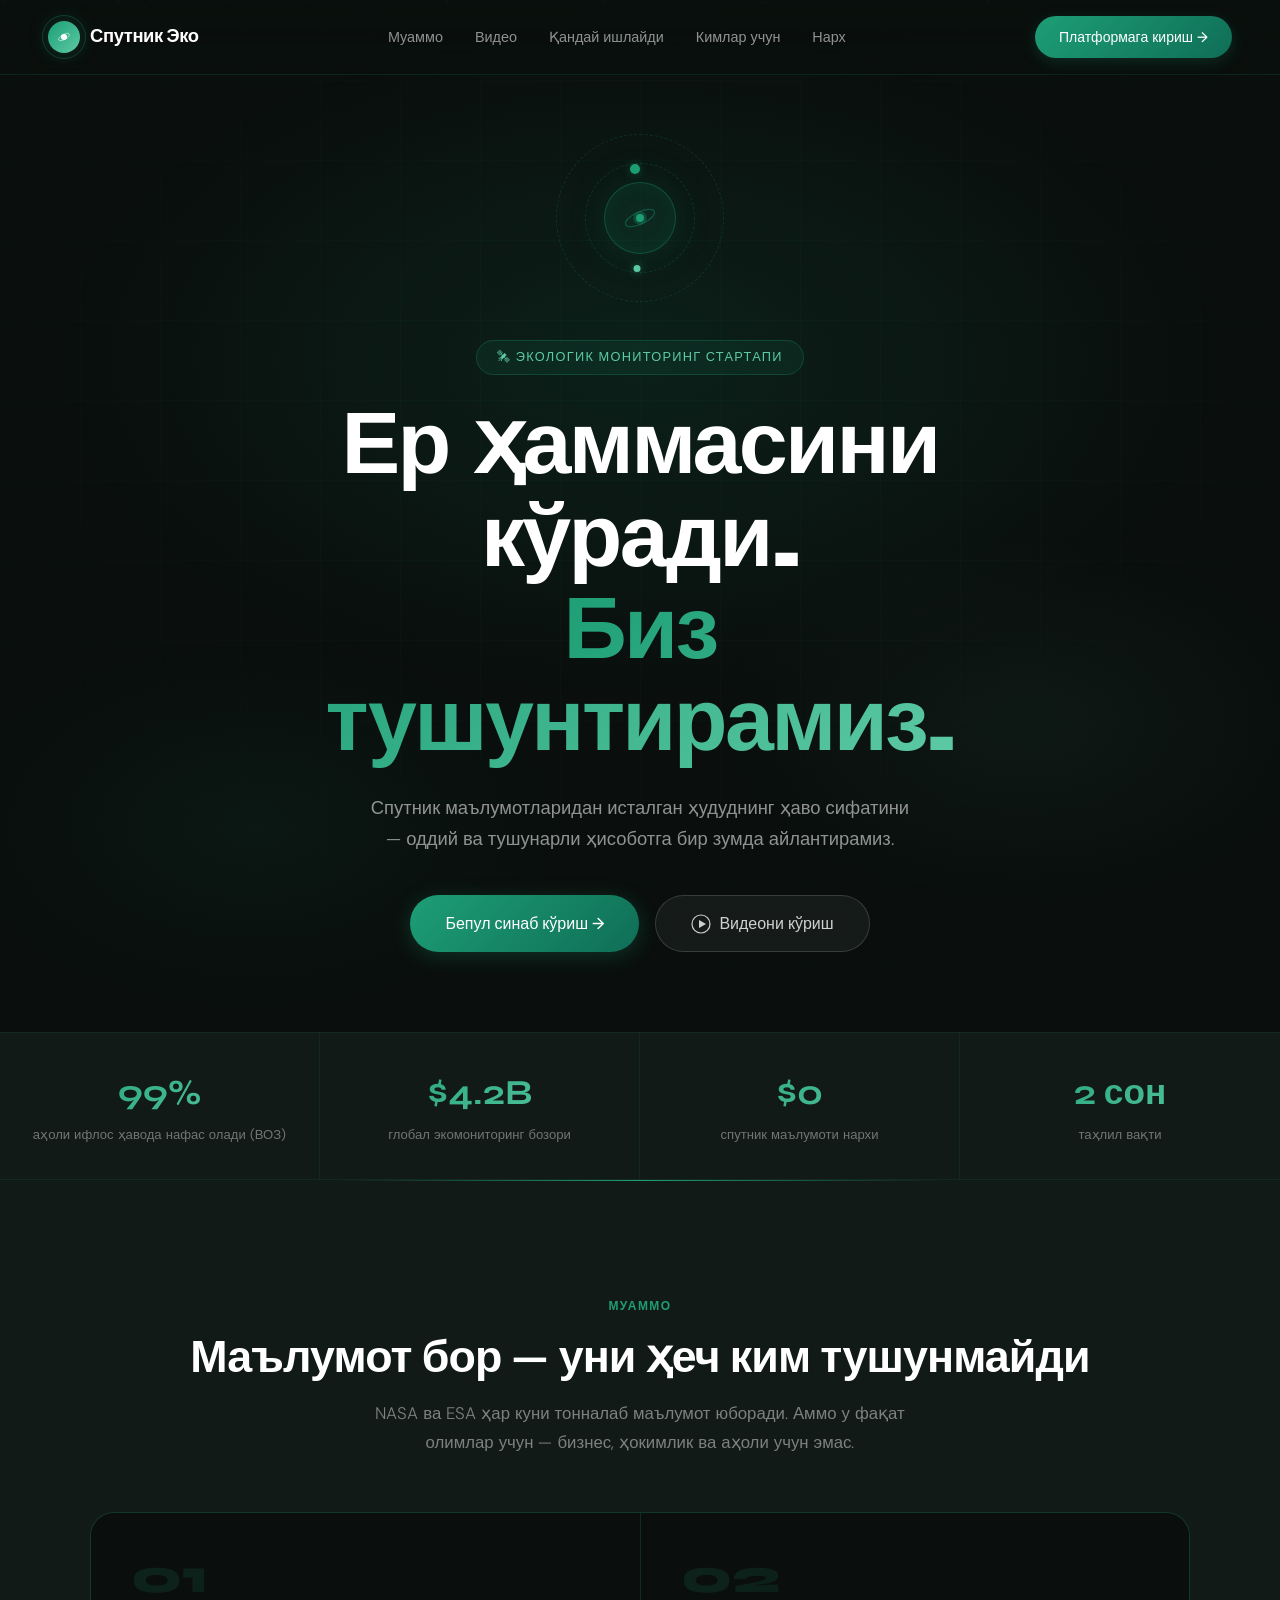
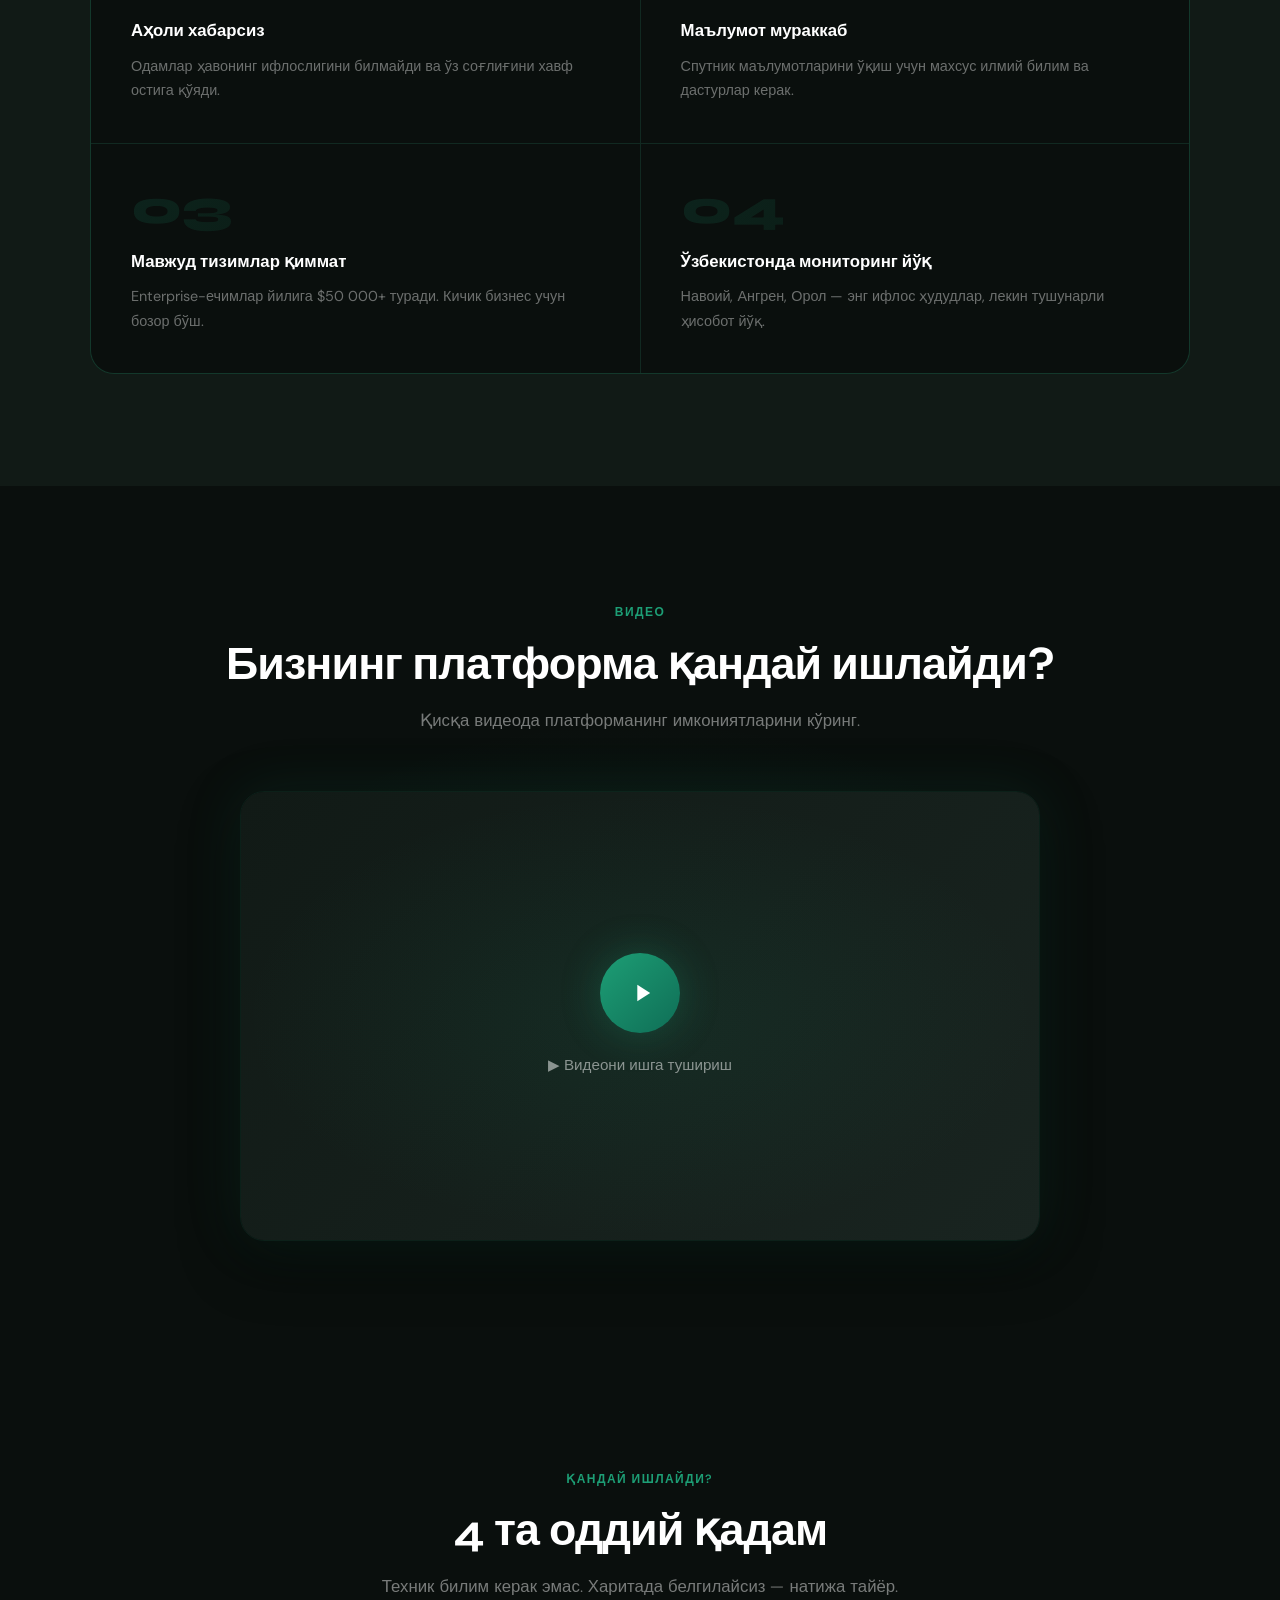
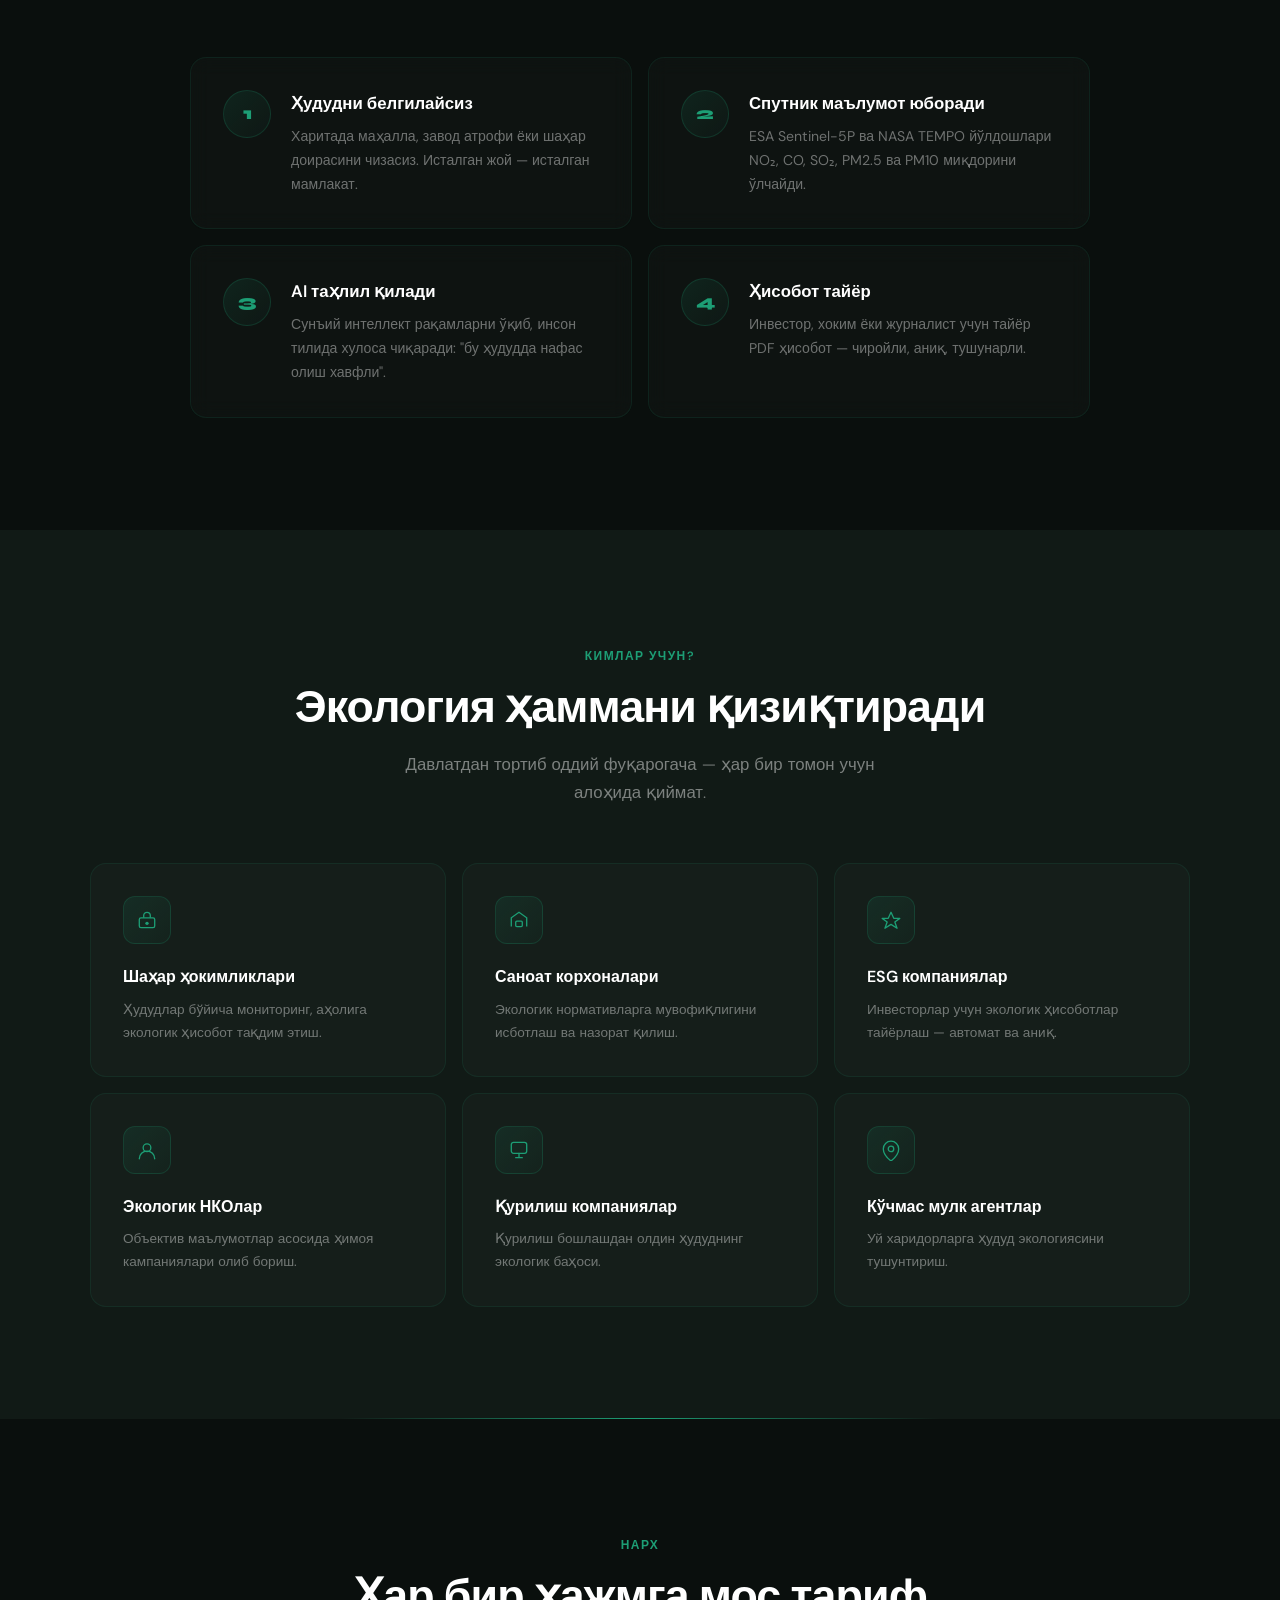
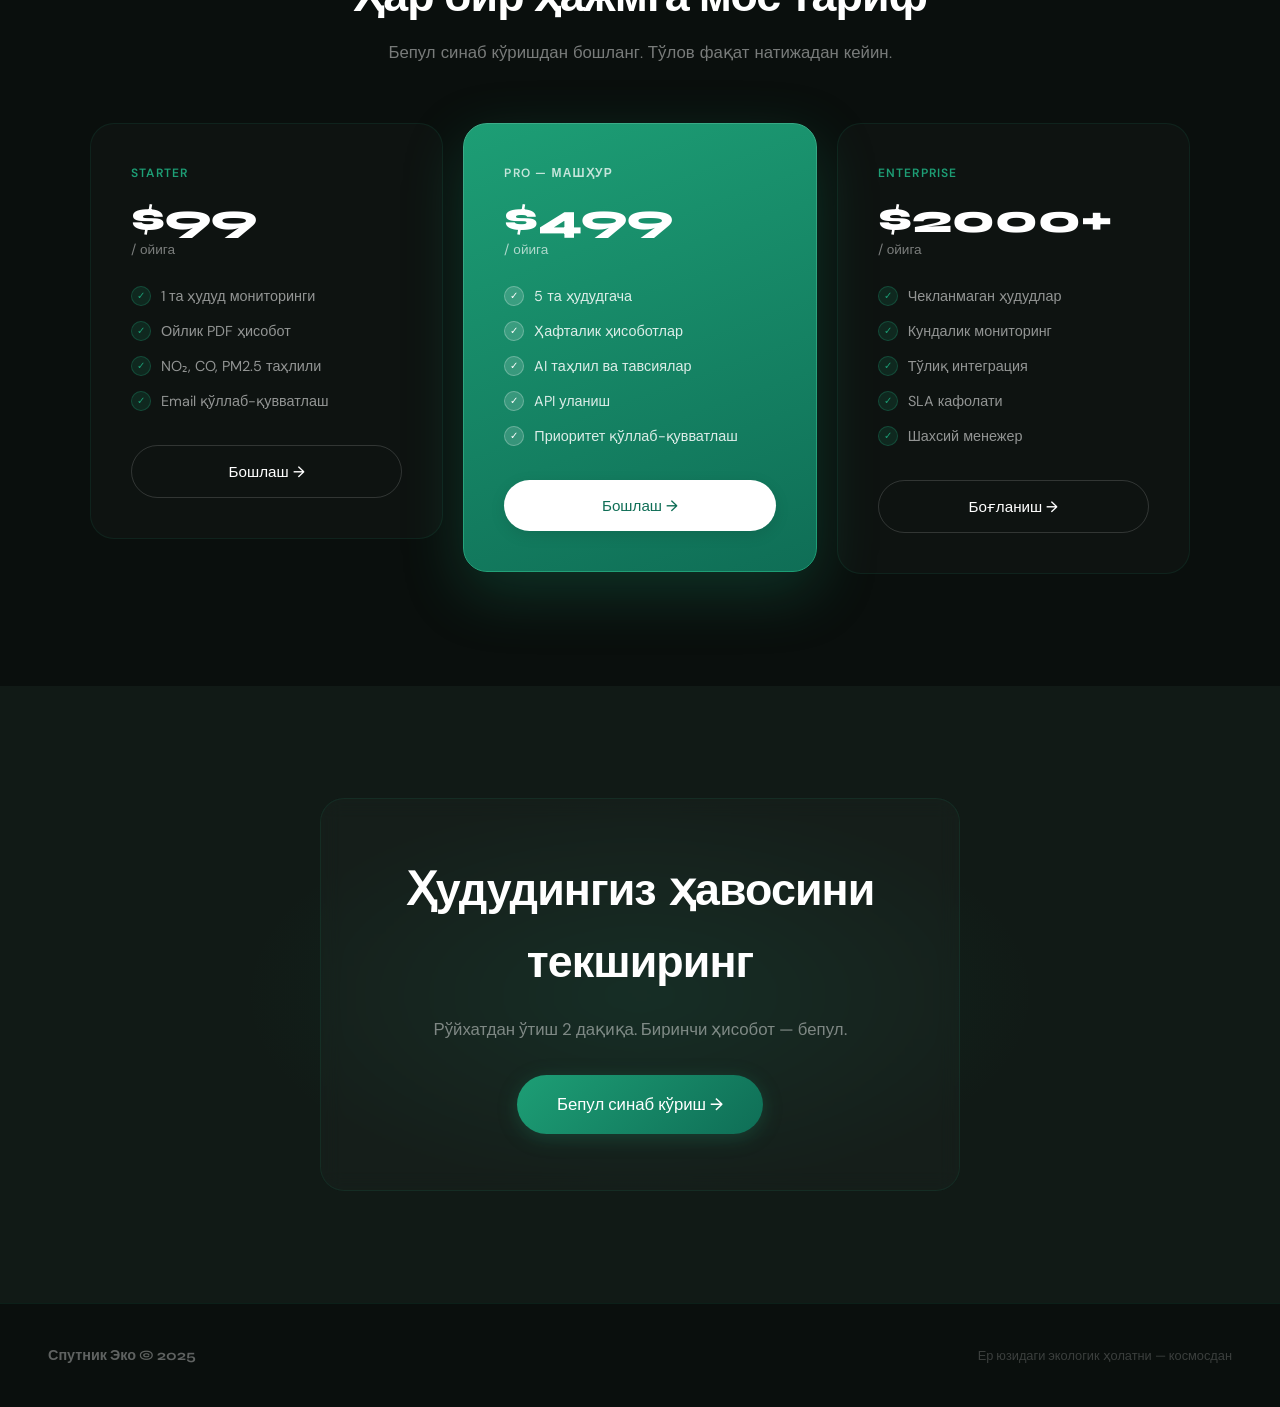
<file: landing/index.html>
<!DOCTYPE html>
<html lang="uz">

<head>
  <meta charset="UTF-8">
  <meta name="viewport" content="width=device-width, initial-scale=1.0">
  <title>Спутник Эко — Экологик мониторинг платформаси</title>
  <meta name="description"
    content="Спутник маълумотларидан ҳаво сифатини таҳлил қилиш. AI-технологиялар ёрдамида тушунарли ҳисоботлар.">
  <link
    href="https://fonts.googleapis.com/css2?family=Syne:wght@400;500;600;700;800&family=DM+Sans:ital,opsz,wght@0,9..40,300;0,9..40,400;0,9..40,500;0,9..40,600;1,9..40,300&display=swap"
    rel="stylesheet">
  <style>
    *,
    *::before,
    *::after {
      box-sizing: border-box;
      margin: 0;
      padding: 0;
    }

    :root {
      --green: #1D9E75;
      --green-light: #5DCAA5;
      --green-dark: #0F6E56;
      --green-pale: #E1F5EE;
      --green-glow: rgba(29, 158, 117, 0.4);
      --ink: #0A0F0D;
      --ink2: #111A16;
      --ink3: #192420;
      --muted: #6B8A7A;
      --border: rgba(29, 158, 117, 0.12);
      --border-hover: rgba(29, 158, 117, 0.35);
      --surface: #F4FAF7;
      --white: #FFFFFF;
      --glass: rgba(14, 22, 18, 0.65);
      --glass-border: rgba(29, 158, 117, 0.15);
      --radius: 16px;
      --radius-lg: 24px;
      --radius-full: 100px;
      --shadow-glow: 0 0 60px rgba(29, 158, 117, 0.12);
    }

    html {
      scroll-behavior: smooth;
    }

    body {
      font-family: 'DM Sans', sans-serif;
      background: var(--ink);
      color: var(--white);
      overflow-x: hidden;
      line-height: 1.6;
    }

    /* ── GLOBAL ANIMATIONS ── */
    @keyframes ping {

      0%,
      100% {
        transform: scale(1);
        opacity: 0.6;
      }

      50% {
        transform: scale(1.3);
        opacity: 0;
      }
    }

    @keyframes spin {
      to {
        transform: rotate(360deg);
      }
    }

    @keyframes float {

      0%,
      100% {
        transform: translateY(0);
      }

      50% {
        transform: translateY(-12px);
      }
    }

    @keyframes pulse-glow {

      0%,
      100% {
        opacity: 0.4;
      }

      50% {
        opacity: 0.8;
      }
    }

    @keyframes gradient-shift {
      0% {
        background-position: 0% 50%;
      }

      50% {
        background-position: 100% 50%;
      }

      100% {
        background-position: 0% 50%;
      }
    }

    @keyframes particle-float {
      0% {
        transform: translateY(100vh) scale(0);
        opacity: 0;
      }

      10% {
        opacity: 1;
      }

      90% {
        opacity: 1;
      }

      100% {
        transform: translateY(-10vh) scale(1);
        opacity: 0;
      }
    }

    /* ── NAV ── */
    nav {
      position: fixed;
      top: 0;
      left: 0;
      right: 0;
      z-index: 100;
      display: flex;
      align-items: center;
      justify-content: space-between;
      padding: 1rem 3rem;
      background: rgba(10, 15, 13, 0.8);
      backdrop-filter: blur(20px);
      -webkit-backdrop-filter: blur(20px);
      border-bottom: 1px solid var(--glass-border);
      transition: all 0.3s ease;
    }

    nav.scrolled {
      padding: 0.75rem 3rem;
      background: rgba(10, 15, 13, 0.95);
      box-shadow: 0 4px 30px rgba(0, 0, 0, 0.3);
    }

    .nav-logo {
      display: flex;
      align-items: center;
      gap: 10px;
      font-family: 'Syne', sans-serif;
      font-weight: 700;
      font-size: 1.15rem;
      color: var(--white);
      text-decoration: none;
      letter-spacing: -0.02em;
    }

    .nav-logo .dot {
      width: 32px;
      height: 32px;
      border-radius: 50%;
      background: linear-gradient(135deg, var(--green), var(--green-light));
      display: flex;
      align-items: center;
      justify-content: center;
      position: relative;
      box-shadow: 0 0 20px rgba(29, 158, 117, 0.3);
    }

    .nav-logo .dot::after {
      content: '';
      position: absolute;
      width: 44px;
      height: 44px;
      border-radius: 50%;
      border: 1px solid rgba(29, 158, 117, 0.3);
      animation: ping 2.5s ease-in-out infinite;
    }

    .nav-links {
      display: flex;
      gap: 2rem;
      list-style: none;
    }

    .nav-links a {
      color: rgba(255, 255, 255, 0.55);
      text-decoration: none;
      font-size: 0.9rem;
      font-weight: 400;
      transition: color 0.3s;
      position: relative;
    }

    .nav-links a::after {
      content: '';
      position: absolute;
      bottom: -4px;
      left: 0;
      width: 0;
      height: 1.5px;
      background: var(--green);
      transition: width 0.3s ease;
    }

    .nav-links a:hover {
      color: var(--white);
    }

    .nav-links a:hover::after {
      width: 100%;
    }

    .nav-cta {
      background: linear-gradient(135deg, var(--green), var(--green-dark));
      color: var(--white);
      padding: 0.6rem 1.5rem;
      border-radius: var(--radius-full);
      font-size: 0.875rem;
      font-weight: 500;
      text-decoration: none;
      transition: all 0.3s;
      box-shadow: 0 4px 15px rgba(29, 158, 117, 0.2);
    }

    .nav-cta:hover {
      transform: translateY(-1px);
      box-shadow: 0 6px 25px rgba(29, 158, 117, 0.3);
    }

    /* ── PARTICLES ── */
    .particles {
      position: fixed;
      inset: 0;
      z-index: 0;
      pointer-events: none;
      overflow: hidden;
    }

    .particle {
      position: absolute;
      border-radius: 50%;
      background: var(--green);
      animation: particle-float linear infinite;
    }

    /* ── HERO ── */
    .hero {
      min-height: 100vh;
      display: flex;
      flex-direction: column;
      align-items: center;
      justify-content: center;
      padding: 8rem 2rem 5rem;
      text-align: center;
      position: relative;
      overflow: hidden;
    }

    .hero-bg {
      position: absolute;
      inset: 0;
      z-index: 0;
      background:
        radial-gradient(ellipse 70% 50% at 50% 35%, rgba(29, 158, 117, 0.12) 0%, transparent 65%),
        radial-gradient(ellipse 40% 30% at 20% 80%, rgba(29, 158, 117, 0.06) 0%, transparent 60%),
        radial-gradient(ellipse 40% 30% at 80% 70%, rgba(93, 202, 165, 0.05) 0%, transparent 60%);
    }

    .grid-lines {
      position: absolute;
      inset: 0;
      z-index: 0;
      background-image:
        linear-gradient(rgba(29, 158, 117, 0.04) 1px, transparent 1px),
        linear-gradient(90deg, rgba(29, 158, 117, 0.04) 1px, transparent 1px);
      background-size: 80px 80px;
      mask-image: radial-gradient(ellipse 70% 60% at 50% 40%, black 30%, transparent 100%);
      -webkit-mask-image: radial-gradient(ellipse 70% 60% at 50% 40%, black 30%, transparent 100%);
    }

    /* orbit animation */
    .orbit-wrap {
      position: relative;
      width: 180px;
      height: 180px;
      margin: 0 auto 2rem;
      z-index: 1;
      animation: float 6s ease-in-out infinite;
    }

    .orbit-core {
      position: absolute;
      top: 50%;
      left: 50%;
      transform: translate(-50%, -50%);
      width: 72px;
      height: 72px;
      border-radius: 50%;
      background: rgba(29, 158, 117, 0.12);
      border: 1px solid rgba(29, 158, 117, 0.35);
      display: flex;
      align-items: center;
      justify-content: center;
      box-shadow: 0 0 40px rgba(29, 158, 117, 0.15), inset 0 0 20px rgba(29, 158, 117, 0.08);
    }

    .orbit-core svg {
      width: 36px;
      height: 36px;
    }

    .orbit-ring {
      position: absolute;
      top: 50%;
      left: 50%;
      border-radius: 50%;
      border: 1px dashed rgba(29, 158, 117, 0.2);
    }

    .ring1 {
      width: 110px;
      height: 110px;
      margin: -55px 0 0 -55px;
      animation: spin 10s linear infinite;
    }

    .ring2 {
      width: 168px;
      height: 168px;
      margin: -84px 0 0 -84px;
      animation: spin 16s linear infinite reverse;
    }

    .orbit-dot {
      position: absolute;
      border-radius: 50%;
      top: 0;
      left: 50%;
      transform: translateX(-50%);
    }

    .d1 {
      width: 10px;
      height: 10px;
      background: var(--green);
      margin-left: -5px;
      box-shadow: 0 0 10px var(--green-glow);
    }

    .d2 {
      width: 7px;
      height: 7px;
      background: var(--green-light);
      margin-left: -3.5px;
      top: auto;
      bottom: 0;
      box-shadow: 0 0 8px rgba(93, 202, 165, 0.4);
    }

    .hero-tag {
      display: inline-block;
      z-index: 1;
      margin-bottom: 1.5rem;
      background: rgba(29, 158, 117, 0.1);
      border: 1px solid rgba(29, 158, 117, 0.25);
      color: var(--green-light);
      padding: 0.4rem 1.25rem;
      border-radius: var(--radius-full);
      font-size: 0.8rem;
      font-weight: 500;
      letter-spacing: 0.1em;
      text-transform: uppercase;
      backdrop-filter: blur(10px);
    }

    .hero h1 {
      font-family: 'Syne', sans-serif;
      font-weight: 800;
      font-size: clamp(2.8rem, 7vw, 5.5rem);
      line-height: 1.05;
      letter-spacing: -0.03em;
      color: var(--white);
      z-index: 1;
      max-width: 800px;
      margin-bottom: 1.5rem;
    }

    .hero h1 .accent {
      background: linear-gradient(135deg, var(--green), var(--green-light));
      -webkit-background-clip: text;
      -webkit-text-fill-color: transparent;
      background-clip: text;
    }

    .hero p {
      font-size: clamp(1rem, 2vw, 1.15rem);
      color: rgba(255, 255, 255, 0.55);
      max-width: 540px;
      z-index: 1;
      margin-bottom: 2.5rem;
      font-weight: 300;
      line-height: 1.7;
    }

    .hero-btns {
      display: flex;
      gap: 1rem;
      flex-wrap: wrap;
      justify-content: center;
      z-index: 1;
    }

    .btn-primary {
      background: linear-gradient(135deg, var(--green), var(--green-dark));
      color: var(--white);
      padding: 0.9rem 2.2rem;
      border-radius: var(--radius-full);
      font-size: 1rem;
      font-weight: 500;
      text-decoration: none;
      transition: all 0.3s;
      border: none;
      cursor: pointer;
      display: inline-flex;
      align-items: center;
      gap: 8px;
      box-shadow: 0 4px 20px rgba(29, 158, 117, 0.25);
      position: relative;
      overflow: hidden;
    }

    .btn-primary::before {
      content: '';
      position: absolute;
      inset: 0;
      background: linear-gradient(135deg, rgba(255, 255, 255, 0.1), transparent);
      opacity: 0;
      transition: opacity 0.3s;
    }

    .btn-primary:hover {
      transform: translateY(-2px);
      box-shadow: 0 8px 30px rgba(29, 158, 117, 0.35);
    }

    .btn-primary:hover::before {
      opacity: 1;
    }

    .btn-ghost {
      background: rgba(255, 255, 255, 0.05);
      color: rgba(255, 255, 255, 0.8);
      padding: 0.9rem 2.2rem;
      border-radius: var(--radius-full);
      font-size: 1rem;
      font-weight: 400;
      text-decoration: none;
      border: 1px solid rgba(255, 255, 255, 0.15);
      transition: all 0.3s;
      display: inline-flex;
      align-items: center;
      gap: 8px;
      backdrop-filter: blur(10px);
    }

    .btn-ghost:hover {
      border-color: rgba(29, 158, 117, 0.5);
      background: rgba(29, 158, 117, 0.08);
      color: var(--white);
      transform: translateY(-2px);
    }

    .btn-ghost svg {
      transition: transform 0.3s;
    }

    .btn-ghost:hover svg {
      transform: scale(1.1);
    }

    /* stats strip */
    .stats-strip {
      background: var(--ink2);
      border-top: 1px solid var(--border);
      border-bottom: 1px solid var(--border);
      display: grid;
      grid-template-columns: repeat(4, 1fr);
      position: relative;
      z-index: 1;
    }

    .stat-item {
      padding: 2rem 1.5rem;
      text-align: center;
      border-right: 1px solid var(--border);
      transition: background 0.3s;
    }

    .stat-item:last-child {
      border-right: none;
    }

    .stat-item:hover {
      background: rgba(29, 158, 117, 0.05);
    }

    .stat-num {
      font-family: 'Syne', sans-serif;
      font-size: 2.2rem;
      font-weight: 700;
      background: linear-gradient(135deg, var(--green), var(--green-light));
      -webkit-background-clip: text;
      -webkit-text-fill-color: transparent;
      background-clip: text;
      display: block;
    }

    .stat-label {
      font-size: 0.82rem;
      color: rgba(255, 255, 255, 0.4);
      margin-top: 4px;
    }

    /* ── SECTIONS ── */
    section {
      padding: 7rem 2rem;
      position: relative;
    }

    .container {
      max-width: 1100px;
      margin: 0 auto;
    }

    .section-header {
      text-align: center;
      margin-bottom: 3.5rem;
    }

    .section-tag {
      font-size: 0.75rem;
      font-weight: 600;
      letter-spacing: 0.12em;
      text-transform: uppercase;
      color: var(--green);
      margin-bottom: 1rem;
      display: inline-block;
    }

    .section-title {
      font-family: 'Syne', sans-serif;
      font-weight: 700;
      font-size: clamp(1.8rem, 4vw, 2.8rem);
      letter-spacing: -0.02em;
      line-height: 1.15;
      color: var(--white);
      margin-bottom: 1rem;
    }

    .section-sub {
      font-size: 1.05rem;
      color: rgba(255, 255, 255, 0.45);
      max-width: 540px;
      font-weight: 300;
      line-height: 1.7;
      margin: 0 auto;
    }

    /* ── PROBLEM ── */
    .problem-section {
      background: var(--ink2);
    }

    .problem-section::before {
      content: '';
      position: absolute;
      top: 0;
      left: 50%;
      transform: translateX(-50%);
      width: 600px;
      height: 1px;
      background: linear-gradient(90deg, transparent, var(--green), transparent);
    }

    .problem-grid {
      display: grid;
      grid-template-columns: repeat(2, 1fr);
      gap: 1px;
      background: var(--border);
      border: 1px solid var(--border);
      border-radius: var(--radius-lg);
      overflow: hidden;
    }

    .problem-card {
      background: var(--ink);
      padding: 2.5rem;
      transition: all 0.3s;
    }

    .problem-card:hover {
      background: rgba(29, 158, 117, 0.04);
    }

    .prob-num {
      font-family: 'Syne', sans-serif;
      font-size: 3rem;
      font-weight: 800;
      background: linear-gradient(135deg, rgba(29, 158, 117, 0.15), rgba(29, 158, 117, 0.02));
      -webkit-background-clip: text;
      -webkit-text-fill-color: transparent;
      background-clip: text;
      line-height: 1;
      margin-bottom: 1rem;
    }

    .prob-title {
      font-size: 1.05rem;
      font-weight: 600;
      color: var(--white);
      margin-bottom: 0.6rem;
    }

    .prob-text {
      font-size: 0.9rem;
      color: rgba(255, 255, 255, 0.4);
      line-height: 1.7;
    }

    /* ── VIDEO SECTION ── */
    .video-section {
      background: var(--ink);
      overflow: hidden;
    }

    .video-section::before {
      content: '';
      position: absolute;
      top: 50%;
      left: 50%;
      transform: translate(-50%, -50%);
      width: 800px;
      height: 400px;
      border-radius: 50%;
      background: radial-gradient(ellipse, rgba(29, 158, 117, 0.08) 0%, transparent 70%);
      pointer-events: none;
    }

    .video-container {
      max-width: 800px;
      margin: 0 auto;
      position: relative;
      border-radius: var(--radius-lg);
      overflow: hidden;
      border: 1px solid var(--border);
      aspect-ratio: 16/9;
      box-shadow: var(--shadow-glow), 0 20px 60px rgba(0, 0, 0, 0.4);
    }

    .video-container iframe {
      width: 100%;
      height: 100%;
      border: none;
    }

    .video-placeholder {
      width: 100%;
      height: 100%;
      display: flex;
      flex-direction: column;
      align-items: center;
      justify-content: center;
      background: linear-gradient(135deg, var(--ink2), var(--ink3));
      cursor: pointer;
      transition: all 0.3s;
      position: relative;
    }

    .video-placeholder::before {
      content: '';
      position: absolute;
      inset: 0;
      background: radial-gradient(ellipse at center, rgba(29, 158, 117, 0.1) 0%, transparent 70%);
    }

    .video-placeholder:hover {
      background: linear-gradient(135deg, var(--ink3), var(--ink2));
    }

    .play-btn {
      width: 80px;
      height: 80px;
      border-radius: 50%;
      background: linear-gradient(135deg, var(--green), var(--green-dark));
      display: flex;
      align-items: center;
      justify-content: center;
      box-shadow: 0 0 40px rgba(29, 158, 117, 0.3);
      transition: all 0.3s;
      position: relative;
      z-index: 1;
    }

    .video-placeholder:hover .play-btn {
      transform: scale(1.1);
      box-shadow: 0 0 60px rgba(29, 158, 117, 0.5);
    }

    .play-btn svg {
      width: 28px;
      height: 28px;
      margin-left: 3px;
    }

    .video-label {
      margin-top: 1.25rem;
      font-size: 0.95rem;
      color: rgba(255, 255, 255, 0.5);
      position: relative;
      z-index: 1;
    }

    /* ── HOW IT WORKS ── */
    .how-section {
      background: var(--ink);
    }

    .steps {
      display: grid;
      grid-template-columns: repeat(2, 1fr);
      gap: 16px;
      max-width: 900px;
      margin: 0 auto;
    }

    .step {
      display: flex;
      gap: 1.25rem;
      align-items: flex-start;
      padding: 2rem;
      background: rgba(255, 255, 255, 0.02);
      border: 1px solid var(--border);
      border-radius: var(--radius);
      transition: all 0.3s;
      backdrop-filter: blur(10px);
    }

    .step:hover {
      background: rgba(29, 158, 117, 0.06);
      border-color: var(--border-hover);
      transform: translateY(-4px);
      box-shadow: 0 12px 40px rgba(0, 0, 0, 0.2);
    }

    .step-num {
      font-family: 'Syne', sans-serif;
      font-weight: 800;
      font-size: 1.1rem;
      color: var(--green);
      background: linear-gradient(135deg, rgba(29, 158, 117, 0.12), rgba(29, 158, 117, 0.04));
      border: 1px solid rgba(29, 158, 117, 0.2);
      border-radius: 50%;
      width: 48px;
      height: 48px;
      display: flex;
      align-items: center;
      justify-content: center;
      flex-shrink: 0;
    }

    .step-body h3 {
      font-size: 1.05rem;
      font-weight: 600;
      color: var(--white);
      margin-bottom: 0.5rem;
    }

    .step-body p {
      font-size: 0.88rem;
      color: rgba(255, 255, 255, 0.4);
      line-height: 1.7;
    }

    /* ── FOR WHO ── */
    .audience-section {
      background: var(--ink2);
    }

    .audience-section::before {
      content: '';
      position: absolute;
      bottom: 0;
      left: 50%;
      transform: translateX(-50%);
      width: 600px;
      height: 1px;
      background: linear-gradient(90deg, transparent, var(--green), transparent);
    }

    .audience-grid {
      display: grid;
      grid-template-columns: repeat(3, 1fr);
      gap: 16px;
    }

    .aud-card {
      background: rgba(255, 255, 255, 0.02);
      border: 1px solid var(--border);
      border-radius: var(--radius);
      padding: 2rem;
      transition: all 0.3s;
    }

    .aud-card:hover {
      background: rgba(29, 158, 117, 0.06);
      border-color: var(--border-hover);
      transform: translateY(-6px);
      box-shadow: 0 16px 48px rgba(0, 0, 0, 0.2);
    }

    .aud-icon {
      width: 48px;
      height: 48px;
      border-radius: 12px;
      background: linear-gradient(135deg, rgba(29, 158, 117, 0.12), rgba(29, 158, 117, 0.04));
      border: 1px solid rgba(29, 158, 117, 0.2);
      display: flex;
      align-items: center;
      justify-content: center;
      margin-bottom: 1.25rem;
      transition: all 0.3s;
    }

    .aud-card:hover .aud-icon {
      background: linear-gradient(135deg, rgba(29, 158, 117, 0.2), rgba(29, 158, 117, 0.08));
      box-shadow: 0 0 25px rgba(29, 158, 117, 0.15);
    }

    .aud-title {
      font-size: 1rem;
      font-weight: 600;
      color: var(--white);
      margin-bottom: 0.5rem;
    }

    .aud-desc {
      font-size: 0.85rem;
      color: rgba(255, 255, 255, 0.4);
      line-height: 1.7;
    }

    /* ── PRICING ── */
    .pricing-section {
      background: var(--ink);
    }

    .pricing-grid {
      display: grid;
      grid-template-columns: repeat(3, 1fr);
      gap: 20px;
      align-items: start;
    }

    .price-card {
      background: rgba(255, 255, 255, 0.02);
      border: 1px solid var(--border);
      border-radius: var(--radius-lg);
      padding: 2.5rem;
      transition: all 0.3s;
      position: relative;
    }

    .price-card.featured {
      background: linear-gradient(160deg, var(--green), var(--green-dark));
      border-color: var(--green);
      transform: scale(1.03);
      box-shadow: 0 20px 60px rgba(29, 158, 117, 0.25);
    }

    .price-card.featured::before {
      content: '';
      position: absolute;
      inset: -1px;
      border-radius: var(--radius-lg);
      background: linear-gradient(160deg, rgba(255, 255, 255, 0.15), transparent);
      z-index: 0;
      pointer-events: none;
      mask: linear-gradient(#fff 0 0) content-box, linear-gradient(#fff 0 0);
      -webkit-mask-composite: xor;
      mask-composite: exclude;
      padding: 1px;
    }

    .price-card:hover:not(.featured) {
      border-color: var(--border-hover);
      transform: translateY(-6px);
      box-shadow: 0 16px 48px rgba(0, 0, 0, 0.25);
    }

    .price-label {
      font-size: 0.75rem;
      font-weight: 600;
      letter-spacing: 0.1em;
      text-transform: uppercase;
      margin-bottom: 1rem;
    }

    .price-card:not(.featured) .price-label {
      color: var(--green);
    }

    .price-card.featured .price-label {
      color: rgba(255, 255, 255, 0.75);
    }

    .price-amount {
      font-family: 'Syne', sans-serif;
      font-weight: 800;
      font-size: 2.5rem;
      color: var(--white);
      line-height: 1;
    }

    .price-period {
      font-size: 0.85rem;
      color: rgba(255, 255, 255, 0.45);
      margin-bottom: 1.5rem;
    }

    .price-card.featured .price-period {
      color: rgba(255, 255, 255, 0.65);
    }

    .price-features {
      list-style: none;
      display: flex;
      flex-direction: column;
      gap: 0.75rem;
      margin-bottom: 2rem;
    }

    .price-features li {
      font-size: 0.9rem;
      color: rgba(255, 255, 255, 0.55);
      display: flex;
      align-items: center;
      gap: 10px;
    }

    .price-card.featured .price-features li {
      color: rgba(255, 255, 255, 0.85);
    }

    .price-features li::before {
      content: '✓';
      width: 20px;
      height: 20px;
      border-radius: 50%;
      background: rgba(29, 158, 117, 0.15);
      border: 1px solid rgba(29, 158, 117, 0.3);
      flex-shrink: 0;
      display: flex;
      align-items: center;
      justify-content: center;
      font-size: 0.65rem;
      color: var(--green);
    }

    .price-card.featured .price-features li::before {
      background-color: rgba(255, 255, 255, 0.15);
      border-color: rgba(255, 255, 255, 0.25);
      color: var(--white);
    }

    .price-btn {
      display: block;
      width: 100%;
      text-align: center;
      padding: 0.85rem;
      border-radius: var(--radius-full);
      font-size: 0.95rem;
      font-weight: 500;
      text-decoration: none;
      transition: all 0.3s;
      cursor: pointer;
      border: none;
    }

    .price-btn-outline {
      background: transparent;
      color: var(--white);
      border: 1px solid rgba(255, 255, 255, 0.15);
    }

    .price-btn-outline:hover {
      border-color: var(--green);
      color: var(--green);
      background: rgba(29, 158, 117, 0.05);
    }

    .price-btn-white {
      background: var(--white);
      color: var(--green-dark);
      box-shadow: 0 4px 15px rgba(0, 0, 0, 0.1);
    }

    .price-btn-white:hover {
      background: var(--green-pale);
      transform: translateY(-1px);
      box-shadow: 0 6px 20px rgba(0, 0, 0, 0.15);
    }

    /* ── CTA ── */
    .cta-section {
      text-align: center;
      position: relative;
      overflow: hidden;
      background: var(--ink2);
    }

    .cta-glow {
      position: absolute;
      top: 50%;
      left: 50%;
      transform: translate(-50%, -50%);
      width: 800px;
      height: 400px;
      border-radius: 50%;
      background: radial-gradient(ellipse, rgba(29, 158, 117, 0.12) 0%, transparent 70%);
      pointer-events: none;
      animation: pulse-glow 4s ease-in-out infinite;
    }

    .cta-box {
      max-width: 640px;
      margin: 0 auto;
      padding: 3.5rem;
      background: rgba(255, 255, 255, 0.02);
      border: 1px solid var(--border);
      border-radius: var(--radius-lg);
      position: relative;
      z-index: 1;
      backdrop-filter: blur(10px);
    }

    .cta-section h2 {
      font-family: 'Syne', sans-serif;
      font-weight: 800;
      font-size: clamp(1.8rem, 4vw, 2.8rem);
      letter-spacing: -0.02em;
      color: var(--white);
      margin-bottom: 1rem;
    }

    .cta-section p {
      color: rgba(255, 255, 255, 0.45);
      margin-bottom: 2rem;
      font-size: 1.05rem;
      line-height: 1.7;
    }

    /* ── FOOTER ── */
    footer {
      border-top: 1px solid var(--border);
      padding: 2.5rem 3rem;
      display: flex;
      align-items: center;
      justify-content: space-between;
      flex-wrap: wrap;
      gap: 1rem;
      background: var(--ink);
    }

    .footer-logo {
      font-family: 'Syne', sans-serif;
      font-weight: 700;
      color: rgba(255, 255, 255, 0.35);
      font-size: 0.9rem;
    }

    .footer-note {
      font-size: 0.8rem;
      color: rgba(255, 255, 255, 0.2);
    }

    /* ── ANIMATIONS ── */
    .fade-in {
      opacity: 0;
      transform: translateY(30px);
      transition: opacity 0.8s cubic-bezier(0.4, 0, 0.2, 1), transform 0.8s cubic-bezier(0.4, 0, 0.2, 1);
    }

    .fade-in.visible {
      opacity: 1;
      transform: translateY(0);
    }

    /* ── HAMBURGER MENU ── */
    .hamburger {
      display: none;
      flex-direction: column;
      gap: 5px;
      cursor: pointer;
      padding: 8px;
      z-index: 200;
      background: none;
      border: none;
      -webkit-tap-highlight-color: transparent;
    }

    .hamburger span {
      width: 24px;
      height: 2px;
      background: var(--white);
      border-radius: 2px;
      transition: all 0.3s ease;
      display: block;
    }

    .hamburger.active span:nth-child(1) {
      transform: rotate(45deg) translate(5px, 5px);
    }

    .hamburger.active span:nth-child(2) {
      opacity: 0;
    }

    .hamburger.active span:nth-child(3) {
      transform: rotate(-45deg) translate(5px, -5px);
    }

    /* Mobile menu overlay */
    .mobile-menu {
      display: none;
      position: fixed;
      top: 0;
      left: 0;
      right: 0;
      bottom: 0;
      background: rgba(10, 15, 13, 0.97);
      backdrop-filter: blur(20px);
      -webkit-backdrop-filter: blur(20px);
      z-index: 150;
      flex-direction: column;
      align-items: center;
      justify-content: center;
      gap: 0;
      opacity: 0;
      transition: opacity 0.3s ease;
      pointer-events: none;
    }

    .mobile-menu.open {
      display: flex;
      opacity: 1;
      pointer-events: all;
    }

    .mobile-menu a {
      color: var(--white);
      text-decoration: none;
      font-family: 'Syne', sans-serif;
      font-size: 1.5rem;
      font-weight: 600;
      padding: 1rem 2rem;
      transition: color 0.3s;
      opacity: 0;
      transform: translateY(20px);
    }

    .mobile-menu.open a {
      opacity: 1;
      transform: translateY(0);
    }

    .mobile-menu a:nth-child(1) {
      transition-delay: 0.05s;
    }

    .mobile-menu a:nth-child(2) {
      transition-delay: 0.1s;
    }

    .mobile-menu a:nth-child(3) {
      transition-delay: 0.15s;
    }

    .mobile-menu a:nth-child(4) {
      transition-delay: 0.2s;
    }

    .mobile-menu a:nth-child(5) {
      transition-delay: 0.25s;
    }

    .mobile-menu a:nth-child(6) {
      transition-delay: 0.3s;
    }

    .mobile-menu a:hover {
      color: var(--green);
    }

    .mobile-menu .mobile-cta {
      margin-top: 1.5rem;
      background: linear-gradient(135deg, var(--green), var(--green-dark));
      padding: 0.85rem 2.5rem;
      border-radius: var(--radius-full);
      font-size: 1rem;
      font-family: 'DM Sans', sans-serif;
      box-shadow: 0 4px 20px rgba(29, 158, 117, 0.3);
    }

    /* ── RESPONSIVE — Tablet (max 900px) ── */
    @media (max-width: 900px) {
      .nav-links {
        display: none;
      }

      .nav-cta {
        display: none;
      }

      .hamburger {
        display: flex;
      }

      .pricing-grid {
        grid-template-columns: 1fr;
        max-width: 420px;
        margin-left: auto;
        margin-right: auto;
      }

      .price-card.featured {
        transform: scale(1);
      }

      .price-card {
        padding: 2rem;
      }

      .audience-grid {
        grid-template-columns: repeat(2, 1fr);
      }

      .steps {
        grid-template-columns: 1fr;
        max-width: 540px;
        margin-left: auto;
        margin-right: auto;
      }

      .problem-grid {
        grid-template-columns: 1fr;
      }

      .stats-strip {
        grid-template-columns: repeat(2, 1fr);
      }

      .stat-item:nth-child(2) {
        border-right: none;
      }

      .stat-item:nth-child(4) {
        border-right: none;
      }

      .video-container {
        border-radius: var(--radius);
      }

      .hero {
        padding: 7rem 1.5rem 4rem;
      }

      .hero h1 {
        font-size: clamp(2.2rem, 6vw, 4rem);
      }

      .hero p {
        font-size: 1rem;
      }

      .section-header {
        margin-bottom: 2.5rem;
      }

      .orbit-wrap {
        width: 150px;
        height: 150px;
        margin-bottom: 1.5rem;
      }

      .ring1 {
        width: 90px;
        height: 90px;
        margin: -45px 0 0 -45px;
      }

      .ring2 {
        width: 140px;
        height: 140px;
        margin: -70px 0 0 -70px;
      }

      .orbit-core {
        width: 60px;
        height: 60px;
      }

      .orbit-core svg {
        width: 30px;
        height: 30px;
      }
    }

    /* ── RESPONSIVE — Large phones (max 640px) ── */
    @media (max-width: 640px) {
      nav {
        padding: 0.85rem 1rem;
      }

      nav.scrolled {
        padding: 0.65rem 1rem;
      }

      section {
        padding: 4rem 1rem;
      }

      .hero {
        padding: 6.5rem 1rem 3.5rem;
        min-height: auto;
      }

      .hero h1 {
        font-size: clamp(1.9rem, 8vw, 3rem);
        margin-bottom: 1rem;
      }

      .hero p {
        font-size: 0.95rem;
        margin-bottom: 2rem;
        max-width: 100%;
      }

      .hero-tag {
        font-size: 0.7rem;
        padding: 0.3rem 0.9rem;
        margin-bottom: 1rem;
      }

      .hero-btns {
        flex-direction: column;
        gap: 0.75rem;
        width: 100%;
      }

      .btn-primary,
      .btn-ghost {
        width: 100%;
        justify-content: center;
        padding: 0.85rem 1.5rem;
        font-size: 0.95rem;
      }

      .stats-strip {
        grid-template-columns: repeat(2, 1fr);
      }

      .stat-item {
        padding: 1.25rem 0.75rem;
      }

      .stat-num {
        font-size: 1.6rem;
      }

      .stat-label {
        font-size: 0.72rem;
      }

      .stat-item:nth-child(2),
      .stat-item:nth-child(4) {
        border-right: none;
      }

      .section-title {
        font-size: clamp(1.5rem, 5vw, 2rem);
      }

      .section-sub {
        font-size: 0.95rem;
      }

      .section-tag {
        font-size: 0.7rem;
      }

      .section-header {
        margin-bottom: 2rem;
      }

      .problem-card {
        padding: 1.5rem;
      }

      .prob-num {
        font-size: 2.2rem;
        margin-bottom: 0.6rem;
      }

      .prob-title {
        font-size: 0.95rem;
      }

      .prob-text {
        font-size: 0.85rem;
      }

      .video-container {
        border-radius: 12px;
      }

      .play-btn {
        width: 64px;
        height: 64px;
      }

      .play-btn svg {
        width: 22px;
        height: 22px;
      }

      .video-label {
        font-size: 0.85rem;
      }

      .step {
        padding: 1.5rem;
        gap: 1rem;
      }

      .step-num {
        width: 40px;
        height: 40px;
        font-size: 0.95rem;
      }

      .step-body h3 {
        font-size: 0.95rem;
      }

      .step-body p {
        font-size: 0.82rem;
      }

      .audience-grid {
        grid-template-columns: 1fr;
        gap: 12px;
      }

      .aud-card {
        padding: 1.5rem;
      }

      .aud-icon {
        width: 42px;
        height: 42px;
        margin-bottom: 1rem;
      }

      .aud-title {
        font-size: 0.95rem;
      }

      .aud-desc {
        font-size: 0.82rem;
      }

      .price-card {
        padding: 1.75rem;
        border-radius: var(--radius);
      }

      .price-amount {
        font-size: 2rem;
      }

      .price-features li {
        font-size: 0.85rem;
      }

      .price-btn {
        padding: 0.75rem;
        font-size: 0.9rem;
      }

      .cta-box {
        padding: 2rem 1.25rem;
        border-radius: var(--radius);
      }

      .cta-section h2 {
        font-size: clamp(1.4rem, 5vw, 2rem);
      }

      .cta-section p {
        font-size: 0.95rem;
      }

      .cta-section .btn-primary {
        width: 100%;
        justify-content: center;
        padding: 0.85rem 1.5rem !important;
        font-size: 0.95rem !important;
      }

      footer {
        padding: 1.5rem 1rem;
        flex-direction: column;
        text-align: center;
        gap: 0.5rem;
      }

      .footer-logo {
        font-size: 0.85rem;
      }

      .footer-note {
        font-size: 0.75rem;
      }

      .orbit-wrap {
        width: 130px;
        height: 130px;
        margin-bottom: 1.25rem;
      }

      .ring1 {
        width: 80px;
        height: 80px;
        margin: -40px 0 0 -40px;
      }

      .ring2 {
        width: 120px;
        height: 120px;
        margin: -60px 0 0 -60px;
      }

      .orbit-core {
        width: 52px;
        height: 52px;
      }

      .orbit-core svg {
        width: 26px;
        height: 26px;
      }

      .container {
        padding: 0;
      }
    }

    /* ── RESPONSIVE — Small phones (max 380px) ── */
    @media (max-width: 380px) {
      .hero {
        padding: 5.5rem 0.75rem 3rem;
      }

      .hero h1 {
        font-size: 1.7rem;
      }

      .hero p {
        font-size: 0.88rem;
      }

      section {
        padding: 3rem 0.75rem;
      }

      .stat-num {
        font-size: 1.35rem;
      }

      .stat-label {
        font-size: 0.65rem;
      }

      .stat-item {
        padding: 1rem 0.5rem;
      }

      .section-title {
        font-size: 1.35rem;
      }

      .section-sub {
        font-size: 0.88rem;
      }

      .problem-card {
        padding: 1.25rem;
      }

      .step {
        padding: 1.25rem;
      }

      .price-card {
        padding: 1.5rem;
      }

      .price-amount {
        font-size: 1.75rem;
      }

      .cta-box {
        padding: 1.5rem 1rem;
      }

      .mobile-menu a {
        font-size: 1.25rem;
        padding: 0.75rem 1.5rem;
      }
    }

    /* ── Touch-friendly improvements ── */
    @media (hover: none) and (pointer: coarse) {

      .btn-primary,
      .btn-ghost,
      .price-btn,
      .nav-cta {
        min-height: 48px;
      }

      .step:hover,
      .aud-card:hover,
      .problem-card:hover,
      .price-card:hover:not(.featured),
      .stat-item:hover {
        transform: none;
      }
    }
  </style>
</head>

<body>

  <!-- PARTICLES -->
  <div class="particles" id="particles"></div>

  <!-- NAV -->
  <nav id="navbar">
    <a href="#" class="nav-logo">
      <div class="dot">
        <svg width="14" height="14" viewBox="0 0 14 14" fill="none">
          <circle cx="7" cy="7" r="3" fill="white" />
          <ellipse cx="7" cy="7" rx="6" ry="2.5" stroke="white" stroke-width="0.8" fill="none"
            transform="rotate(-30 7 7)" opacity="0.6" />
        </svg>
      </div>
      Спутник Эко
    </a>
    <ul class="nav-links">
      <li><a href="#muammo">Муаммо</a></li>
      <li><a href="#video">Видео</a></li>
      <li><a href="#qanday">Қандай ишлайди</a></li>
      <li><a href="#kimlar">Кимлар учун</a></li>
      <li><a href="#narx">Нарх</a></li>
    </ul>
    <a href="https://eco-sputnik.duckdns.org/" class="nav-cta" target="_blank" rel="noopener">Платформага кириш →</a>
    <button class="hamburger" id="hamburger" aria-label="Меню">
      <span></span><span></span><span></span>
    </button>
  </nav>

  <!-- MOBILE MENU -->
  <div class="mobile-menu" id="mobileMenu">
    <a href="#muammo" onclick="closeMobileMenu()">Муаммо</a>
    <a href="#video" onclick="closeMobileMenu()">Видео</a>
    <a href="#qanday" onclick="closeMobileMenu()">Қандай ишлайди</a>
    <a href="#kimlar" onclick="closeMobileMenu()">Кимлар учун</a>
    <a href="#narx" onclick="closeMobileMenu()">Нарх</a>
    <a href="https://eco-sputnik.duckdns.org/" class="mobile-cta" target="_blank" rel="noopener"
      onclick="closeMobileMenu()">Платформага кириш →</a>
  </div>

  <!-- HERO -->
  <section class="hero">
    <div class="hero-bg"></div>
    <div class="grid-lines"></div>

    <div class="orbit-wrap">
      <div class="orbit-ring ring1">
        <div class="orbit-dot d1"></div>
        <div class="orbit-dot d2"></div>
      </div>
      <div class="orbit-ring ring2"></div>
      <div class="orbit-core">
        <svg viewBox="0 0 32 32" fill="none">
          <circle cx="16" cy="16" r="6" fill="#1D9E75" opacity="0.3" />
          <circle cx="16" cy="16" r="3.5" fill="#1D9E75" />
          <ellipse cx="16" cy="16" rx="14" ry="5.5" stroke="#1D9E75" stroke-width="1" fill="none" opacity="0.4"
            transform="rotate(-25 16 16)" />
        </svg>
      </div>
    </div>

    <div class="hero-tag fade-in">🛰 Экологик мониторинг стартапи</div>

    <h1 class="fade-in">
      Ер ҳаммасини кўради.<br>
      <span class="accent">Биз тушунтирамиз.</span>
    </h1>

    <p class="fade-in">Спутник маълумотларидан исталган ҳудуднинг ҳаво сифатини — оддий ва тушунарли ҳисоботга бир зумда
      айлантирамиз.</p>

    <div class="hero-btns fade-in">
      <a href="https://eco-sputnik.duckdns.org/" class="btn-primary" target="_blank" rel="noopener">
        Бепул синаб кўриш →
      </a>
      <a href="https://youtu.be/0WV_MXWEmPo" class="btn-ghost" target="_blank" rel="noopener">
        <svg width="20" height="20" viewBox="0 0 20 20" fill="none">
          <circle cx="10" cy="10" r="9" stroke="currentColor" stroke-width="1.2" />
          <polygon points="8,6 15,10 8,14" fill="currentColor" />
        </svg>
        Видеони кўриш
      </a>
    </div>
  </section>

  <!-- STATS -->
  <div class="stats-strip">
    <div class="stat-item">
      <span class="stat-num">99%</span>
      <span class="stat-label">аҳоли ифлос ҳавода нафас олади (ВОЗ)</span>
    </div>
    <div class="stat-item">
      <span class="stat-num">$4.2B</span>
      <span class="stat-label">глобал экомониторинг бозори</span>
    </div>
    <div class="stat-item">
      <span class="stat-num">$0</span>
      <span class="stat-label">спутник маълумоти нархи</span>
    </div>
    <div class="stat-item">
      <span class="stat-num">2 сон</span>
      <span class="stat-label">таҳлил вақти</span>
    </div>
  </div>

  <!-- PROBLEM -->
  <section id="muammo" class="problem-section">
    <div class="container">
      <div class="section-header">
        <span class="section-tag fade-in">Муаммо</span>
        <h2 class="section-title fade-in">Маълумот бор — уни ҳеч ким тушунмайди</h2>
        <p class="section-sub fade-in">NASA ва ESA ҳар куни тонналаб маълумот юборади. Аммо у фақат олимлар учун —
          бизнес, ҳокимлик ва аҳоли учун эмас.</p>
      </div>
      <div class="problem-grid">
        <div class="problem-card fade-in">
          <div class="prob-num">01</div>
          <div class="prob-title">Аҳоли хабарсиз</div>
          <div class="prob-text">Одамлар ҳавонинг ифлослигини билмайди ва ўз соғлиғини хавф остига қўяди.</div>
        </div>
        <div class="problem-card fade-in">
          <div class="prob-num">02</div>
          <div class="prob-title">Маълумот мураккаб</div>
          <div class="prob-text">Спутник маълумотларини ўқиш учун махсус илмий билим ва дастурлар керак.</div>
        </div>
        <div class="problem-card fade-in">
          <div class="prob-num">03</div>
          <div class="prob-title">Мавжуд тизимлар қиммат</div>
          <div class="prob-text">Enterprise-ечимлар йилига $50 000+ туради. Кичик бизнес учун бозор бўш.</div>
        </div>
        <div class="problem-card fade-in">
          <div class="prob-num">04</div>
          <div class="prob-title">Ўзбекистонда мониторинг йўқ</div>
          <div class="prob-text">Навоий, Ангрен, Орол — энг ифлос ҳудудлар, лекин тушунарли ҳисобот йўқ.</div>
        </div>
      </div>
    </div>
  </section>

  <!-- VIDEO -->
  <section id="video" class="video-section">
    <div class="container">
      <div class="section-header">
        <span class="section-tag fade-in">Видео</span>
        <h2 class="section-title fade-in">Бизнинг платформа қандай ишлайди?</h2>
        <p class="section-sub fade-in">Қисқа видеода платформанинг имкониятларини кўринг.</p>
      </div>
      <div class="video-container fade-in" id="videoBox">
        <div class="video-placeholder" onclick="loadVideo()">
          <div class="play-btn">
            <svg viewBox="0 0 24 24" fill="none">
              <polygon points="8,5 19,12 8,19" fill="white" />
            </svg>
          </div>
          <div class="video-label">▶ Видеони ишга тушириш</div>
        </div>
      </div>
    </div>
  </section>

  <!-- HOW IT WORKS -->
  <section id="qanday" class="how-section">
    <div class="container">
      <div class="section-header">
        <span class="section-tag fade-in">Қандай ишлайди?</span>
        <h2 class="section-title fade-in">4 та оддий қадам</h2>
        <p class="section-sub fade-in">Техник билим керак эмас. Харитада белгилайсиз — натижа тайёр.</p>
      </div>
      <div class="steps">
        <div class="step fade-in">
          <div class="step-num">1</div>
          <div class="step-body">
            <h3>Ҳудудни белгилайсиз</h3>
            <p>Харитада маҳалла, завод атрофи ёки шаҳар доирасини чизасиз. Исталган жой — исталган мамлакат.</p>
          </div>
        </div>
        <div class="step fade-in">
          <div class="step-num">2</div>
          <div class="step-body">
            <h3>Спутник маълумот юборади</h3>
            <p>ESA Sentinel-5P ва NASA TEMPO йўлдошлари NO₂, CO, SO₂, PM2.5 ва PM10 миқдорини ўлчайди.</p>
          </div>
        </div>
        <div class="step fade-in">
          <div class="step-num">3</div>
          <div class="step-body">
            <h3>AI таҳлил қилади</h3>
            <p>Сунъий интеллект рақамларни ўқиб, инсон тилида хулоса чиқаради: "бу ҳудудда нафас олиш хавфли".</p>
          </div>
        </div>
        <div class="step fade-in">
          <div class="step-num">4</div>
          <div class="step-body">
            <h3>Ҳисобот тайёр</h3>
            <p>Инвестор, хоким ёки журналист учун тайёр PDF ҳисобот — чиройли, аниқ, тушунарли.</p>
          </div>
        </div>
      </div>
    </div>
  </section>

  <!-- FOR WHO -->
  <section id="kimlar" class="audience-section">
    <div class="container">
      <div class="section-header">
        <span class="section-tag fade-in">Кимлар учун?</span>
        <h2 class="section-title fade-in">Экология ҳаммани қизиқтиради</h2>
        <p class="section-sub fade-in">Давлатдан тортиб оддий фуқарогача — ҳар бир томон учун алоҳида қиймат.</p>
      </div>
      <div class="audience-grid">
        <div class="aud-card fade-in">
          <div class="aud-icon">
            <svg width="22" height="22" viewBox="0 0 20 20" fill="none">
              <rect x="3" y="8" width="14" height="9" rx="1.5" stroke="#1D9E75" stroke-width="1.2" />
              <path d="M7 8V6a3 3 0 016 0v2" stroke="#1D9E75" stroke-width="1.2" />
              <circle cx="10" cy="13" r="1.5" fill="#1D9E75" />
            </svg>
          </div>
          <div class="aud-title">Шаҳар ҳокимликлари</div>
          <div class="aud-desc">Ҳудудлар бўйича мониторинг, аҳолига экологик ҳисобот тақдим этиш.</div>
        </div>
        <div class="aud-card fade-in">
          <div class="aud-icon">
            <svg width="22" height="22" viewBox="0 0 20 20" fill="none">
              <path d="M3 16V8l7-5 7 5v8" stroke="#1D9E75" stroke-width="1.2" />
              <rect x="7" y="11" width="6" height="5" rx="1" stroke="#1D9E75" stroke-width="1.2" />
            </svg>
          </div>
          <div class="aud-title">Саноат корхоналари</div>
          <div class="aud-desc">Экологик нормативларга мувофиқлигини исботлаш ва назорат қилиш.</div>
        </div>
        <div class="aud-card fade-in">
          <div class="aud-icon">
            <svg width="22" height="22" viewBox="0 0 20 20" fill="none">
              <path d="M10 3L12.5 8.5H18L13.5 11.8L15.5 17.5L10 14L4.5 17.5L6.5 11.8L2 8.5H7.5L10 3Z" stroke="#1D9E75"
                stroke-width="1.2" stroke-linejoin="round" />
            </svg>
          </div>
          <div class="aud-title">ESG компаниялар</div>
          <div class="aud-desc">Инвесторлар учун экологик ҳисоботлар тайёрлаш — автомат ва аниқ.</div>
        </div>
        <div class="aud-card fade-in">
          <div class="aud-icon">
            <svg width="22" height="22" viewBox="0 0 20 20" fill="none">
              <circle cx="10" cy="8" r="3.5" stroke="#1D9E75" stroke-width="1.2" />
              <path d="M3 18c0-3.9 3.1-7 7-7s7 3.1 7 7" stroke="#1D9E75" stroke-width="1.2" stroke-linecap="round" />
            </svg>
          </div>
          <div class="aud-title">Экологик НКОлар</div>
          <div class="aud-desc">Объектив маълумотлар асосида ҳимоя кампаниялари олиб бориш.</div>
        </div>
        <div class="aud-card fade-in">
          <div class="aud-icon">
            <svg width="22" height="22" viewBox="0 0 20 20" fill="none">
              <rect x="3" y="3" width="14" height="10" rx="2" stroke="#1D9E75" stroke-width="1.2" />
              <path d="M7 17h6M10 13v4" stroke="#1D9E75" stroke-width="1.2" stroke-linecap="round" />
            </svg>
          </div>
          <div class="aud-title">Қурилиш компаниялар</div>
          <div class="aud-desc">Қурилиш бошлашдан олдин ҳудуднинг экологик баҳоси.</div>
        </div>
        <div class="aud-card fade-in">
          <div class="aud-icon">
            <svg width="22" height="22" viewBox="0 0 20 20" fill="none">
              <path d="M10 2C6.1 2 3 5.1 3 9c0 5.3 7 11 7 11s7-5.7 7-11c0-3.9-3.1-7-7-7z" stroke="#1D9E75"
                stroke-width="1.2" />
              <circle cx="10" cy="9" r="2.5" stroke="#1D9E75" stroke-width="1.2" />
            </svg>
          </div>
          <div class="aud-title">Кўчмас мулк агентлар</div>
          <div class="aud-desc">Уй харидорларга ҳудуд экологиясини тушунтириш.</div>
        </div>
      </div>
    </div>
  </section>

  <!-- PRICING -->
  <section id="narx" class="pricing-section">
    <div class="container">
      <div class="section-header">
        <span class="section-tag fade-in">Нарх</span>
        <h2 class="section-title fade-in">Ҳар бир ҳажмга мос тариф</h2>
        <p class="section-sub fade-in">Бепул синаб кўришдан бошланг. Тўлов фақат натижадан кейин.</p>
      </div>
      <div class="pricing-grid">
        <div class="price-card fade-in">
          <div class="price-label">Starter</div>
          <div class="price-amount">$99</div>
          <div class="price-period">/ ойига</div>
          <ul class="price-features">
            <li>1 та ҳудуд мониторинги</li>
            <li>Ойлик PDF ҳисобот</li>
            <li>NO₂, CO, PM2.5 таҳлили</li>
            <li>Email қўллаб-қувватлаш</li>
          </ul>
          <a href="https://eco-sputnik.duckdns.org/" class="price-btn price-btn-outline" target="_blank"
            rel="noopener">Бошлаш →</a>
        </div>
        <div class="price-card featured fade-in">
          <div class="price-label">Pro — Машҳур</div>
          <div class="price-amount">$499</div>
          <div class="price-period">/ ойига</div>
          <ul class="price-features">
            <li>5 та ҳудудгача</li>
            <li>Ҳафталик ҳисоботлар</li>
            <li>AI таҳлил ва тавсиялар</li>
            <li>API уланиш</li>
            <li>Приоритет қўллаб-қувватлаш</li>
          </ul>
          <a href="https://eco-sputnik.duckdns.org/" class="price-btn price-btn-white" target="_blank"
            rel="noopener">Бошлаш →</a>
        </div>
        <div class="price-card fade-in">
          <div class="price-label">Enterprise</div>
          <div class="price-amount">$2000+</div>
          <div class="price-period">/ ойига</div>
          <ul class="price-features">
            <li>Чекланмаган ҳудудлар</li>
            <li>Кундалик мониторинг</li>
            <li>Тўлиқ интеграция</li>
            <li>SLA кафолати</li>
            <li>Шахсий менежер</li>
          </ul>
          <a href="https://eco-sputnik.duckdns.org/" class="price-btn price-btn-outline" target="_blank"
            rel="noopener">Боғланиш →</a>
        </div>
      </div>
    </div>
  </section>

  <!-- CTA -->
  <section class="cta-section">
    <div class="cta-glow"></div>
    <div class="container">
      <div class="cta-box fade-in">
        <h2>Ҳудудингиз ҳавосини текширинг</h2>
        <p>Рўйхатдан ўтиш 2 дақиқа. Биринчи ҳисобот — бепул.</p>
        <a href="https://eco-sputnik.duckdns.org/" class="btn-primary" target="_blank" rel="noopener"
          style="display:inline-flex; font-size:1.05rem; padding: 1rem 2.5rem;">
          Бепул синаб кўриш →
        </a>
      </div>
    </div>
  </section>

  <!-- FOOTER -->
  <footer>
    <div class="footer-logo">Спутник Эко © 2025</div>
    <div class="footer-note">Ер юзидаги экологик ҳолатни — космосдан</div>
  </footer>

  <script>
    // Scroll animations
    const observer = new IntersectionObserver((entries) => {
      entries.forEach((e, i) => {
        if (e.isIntersecting) {
          setTimeout(() => e.target.classList.add('visible'), i * 100);
          observer.unobserve(e.target);
        }
      });
    }, { threshold: 0.1 });
    document.querySelectorAll('.fade-in').forEach(el => observer.observe(el));

    // Nav scroll effect
    const navbar = document.getElementById('navbar');
    window.addEventListener('scroll', () => {
      navbar.classList.toggle('scrolled', window.scrollY > 50);
    });

    // Video loader
    function loadVideo() {
      const box = document.getElementById('videoBox');
      box.innerHTML = '<iframe src="https://www.youtube.com/embed/0WV_MXWEmPo?autoplay=1&rel=0" frameborder="0" allow="accelerometer; autoplay; clipboard-write; encrypted-media; gyroscope; picture-in-picture" allowfullscreen></iframe>';
    }

    // Floating particles
    function createParticles() {
      const container = document.getElementById('particles');
      const count = 15;
      for (let i = 0; i < count; i++) {
        const p = document.createElement('div');
        p.className = 'particle';
        const size = Math.random() * 3 + 1;
        p.style.width = size + 'px';
        p.style.height = size + 'px';
        p.style.left = Math.random() * 100 + '%';
        p.style.opacity = Math.random() * 0.3 + 0.05;
        p.style.animationDuration = (Math.random() * 15 + 10) + 's';
        p.style.animationDelay = (Math.random() * 10) + 's';
        container.appendChild(p);
      }
    }
    createParticles();

    // Hamburger menu
    const hamburger = document.getElementById('hamburger');
    const mobileMenu = document.getElementById('mobileMenu');
    hamburger.addEventListener('click', () => {
      hamburger.classList.toggle('active');
      mobileMenu.classList.toggle('open');
      document.body.style.overflow = mobileMenu.classList.contains('open') ? 'hidden' : '';
    });
    function closeMobileMenu() {
      hamburger.classList.remove('active');
      mobileMenu.classList.remove('open');
      document.body.style.overflow = '';
    }
  </script>
</body>

</html>
</file>
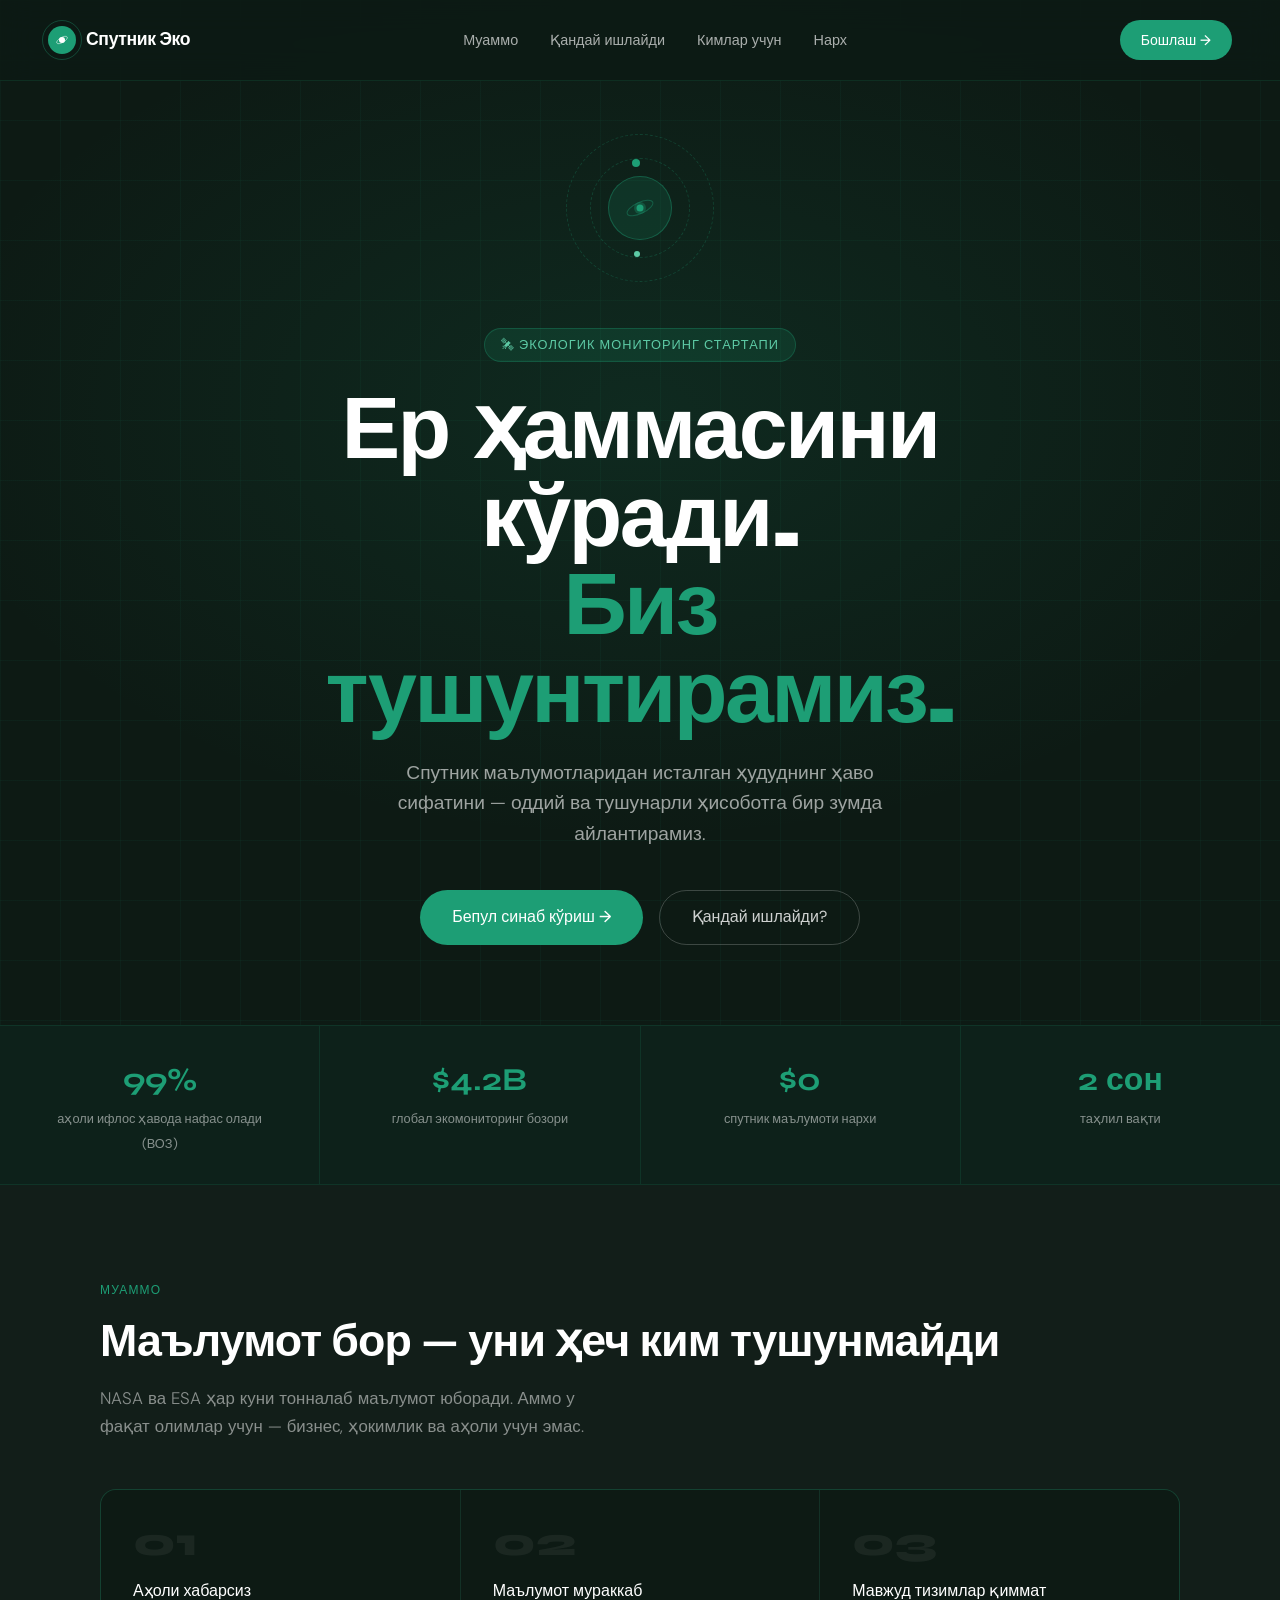
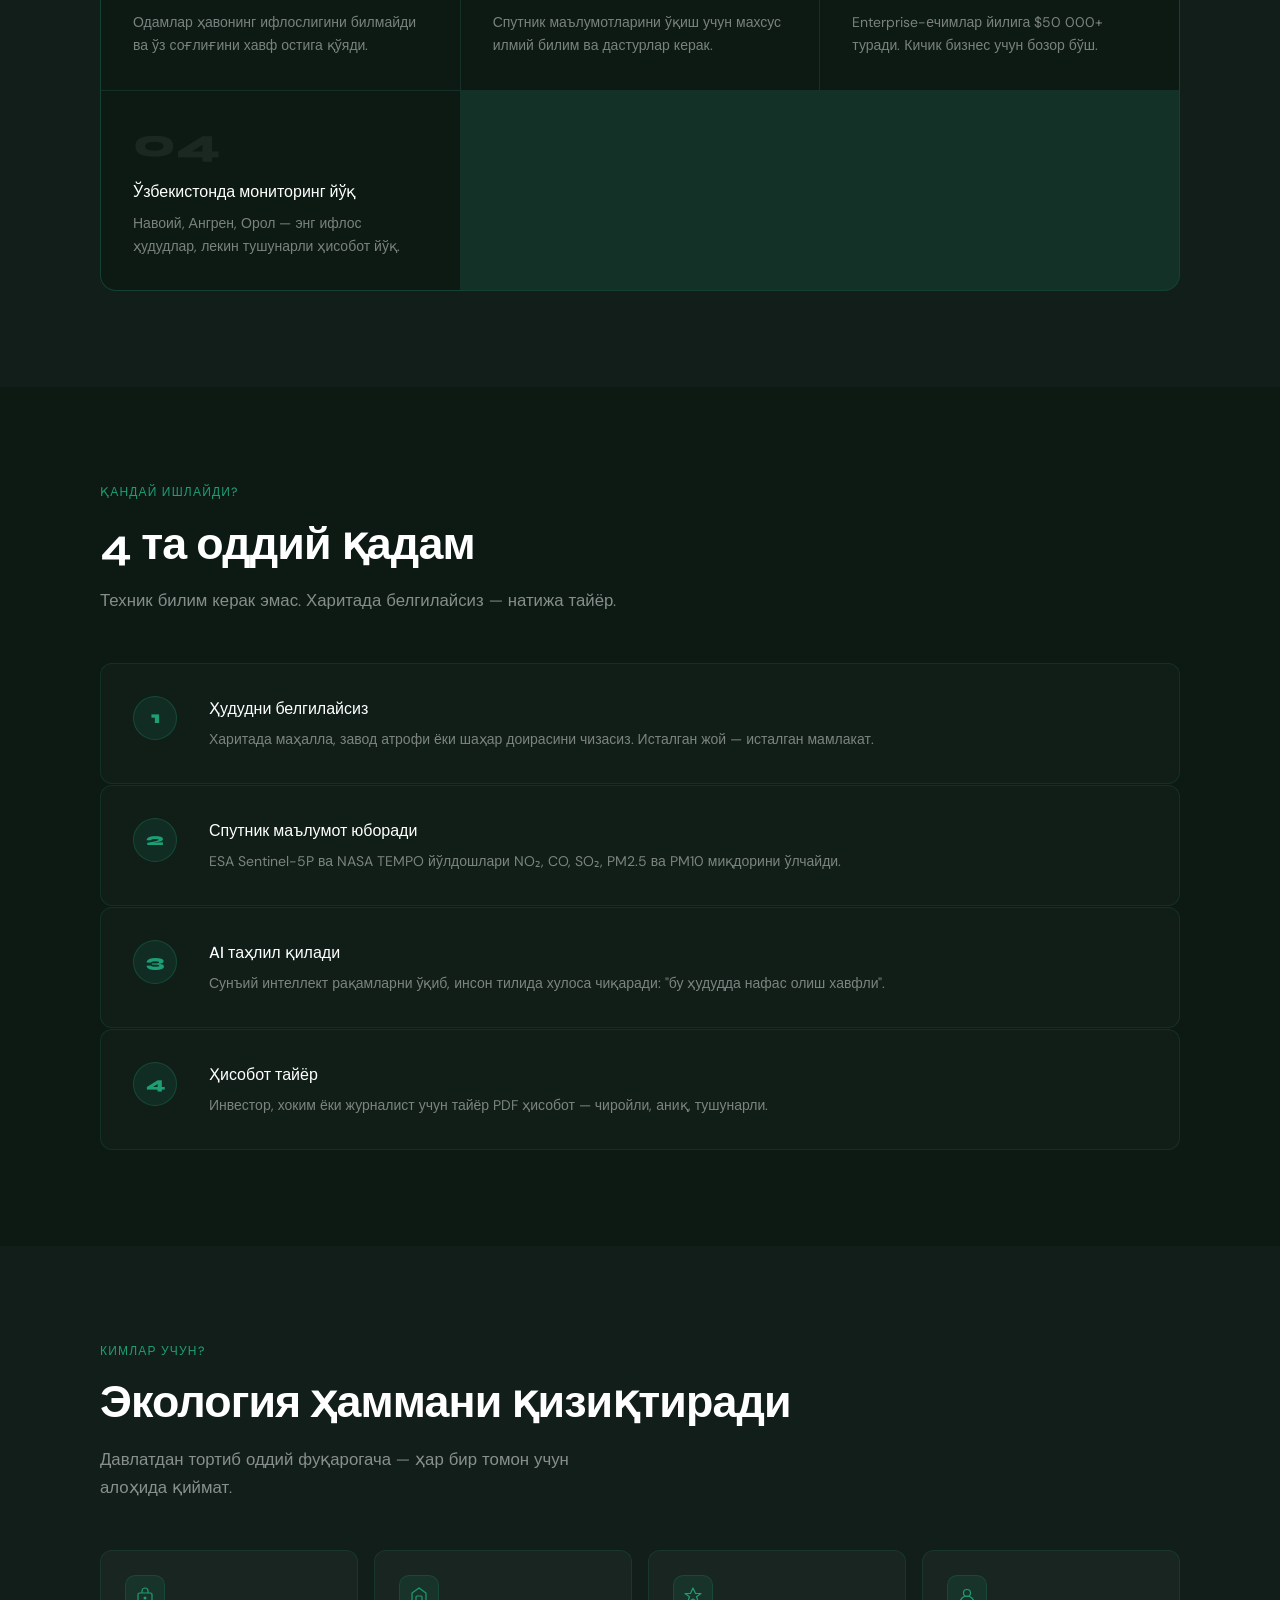
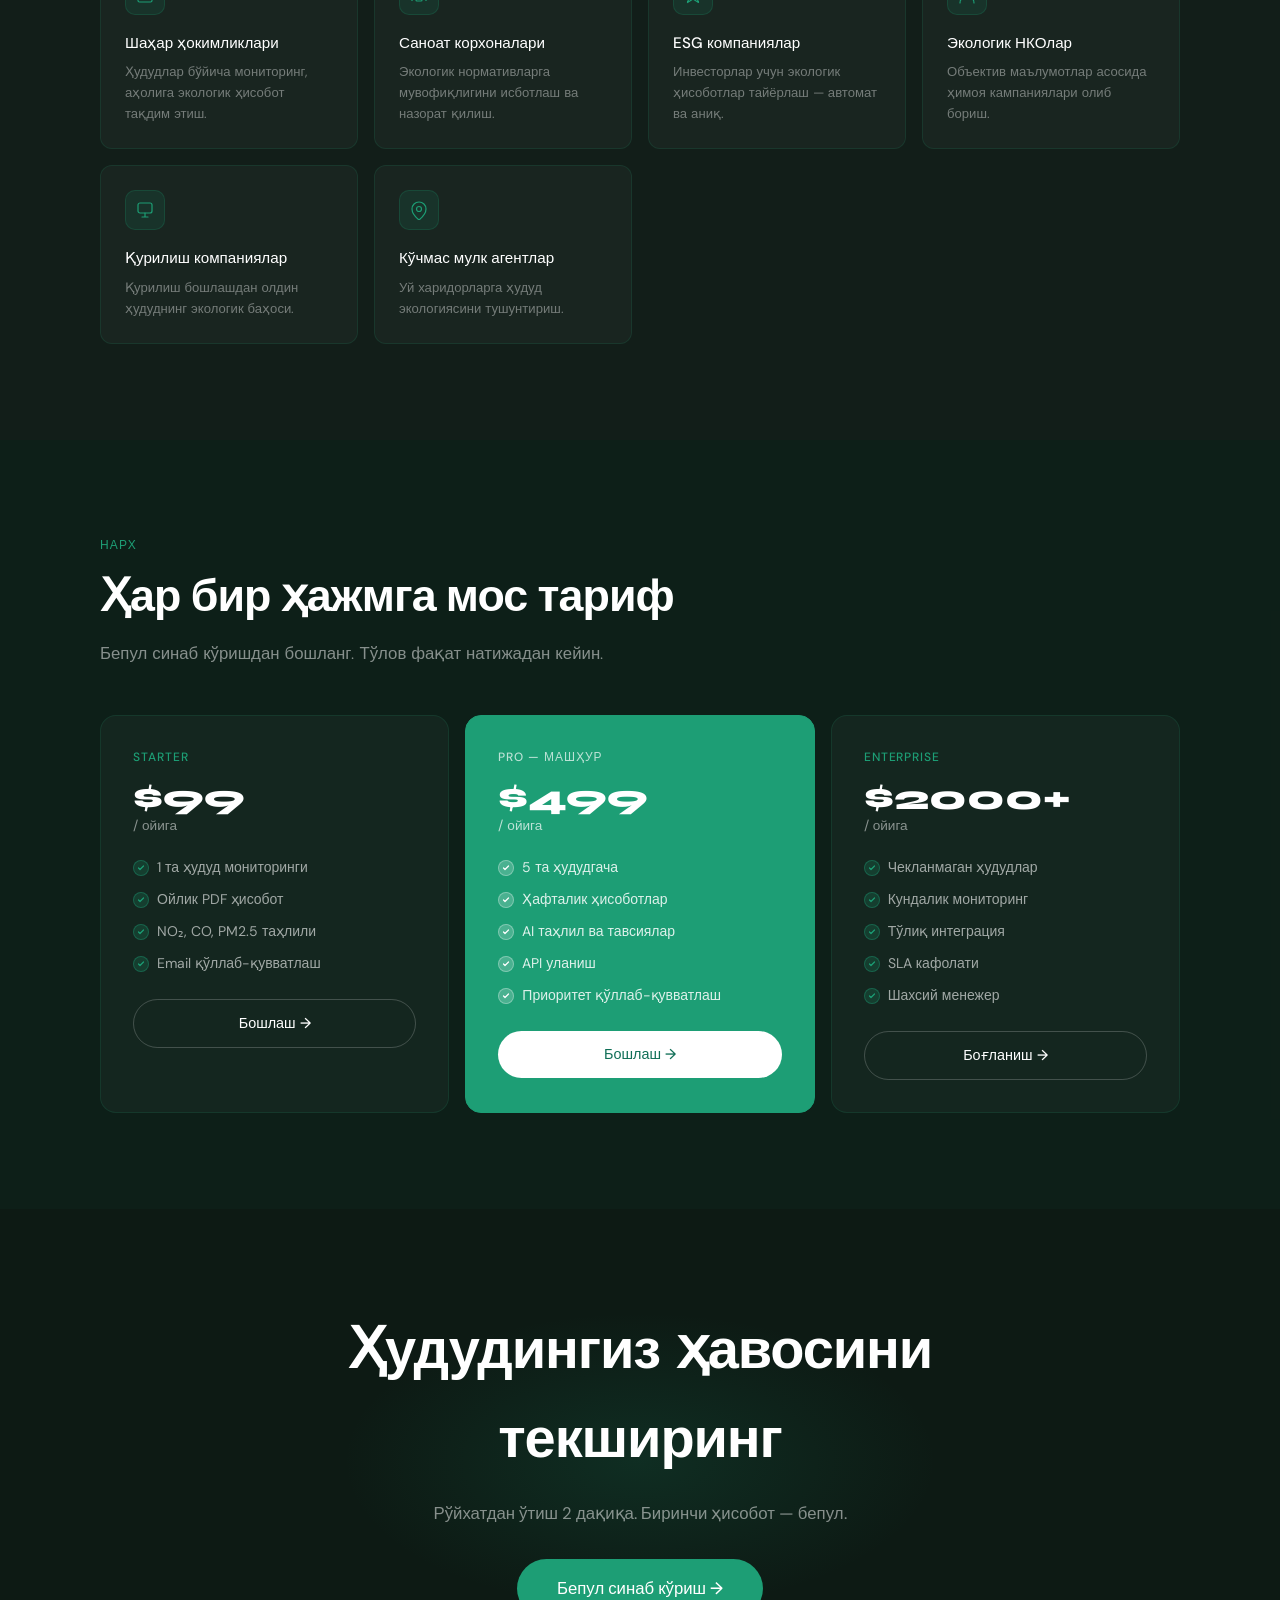
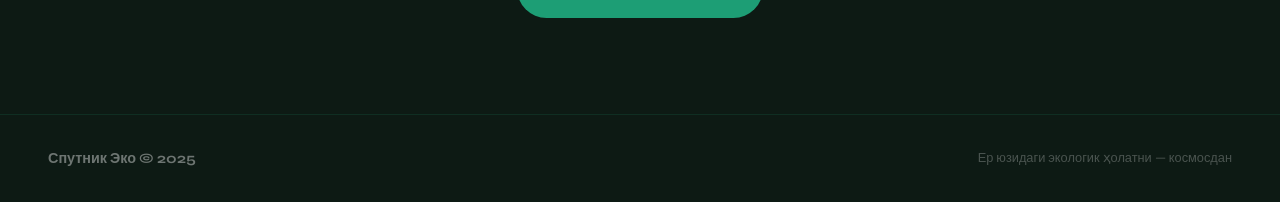
<file: landing/sputnik-eco-landing.html>
<!DOCTYPE html>
<html lang="uz">
<head>
<meta charset="UTF-8">
<meta name="viewport" content="width=device-width, initial-scale=1.0">
<title>Спутник Эко — Экологик мониторинг платформаси</title>
<link href="https://fonts.googleapis.com/css2?family=Syne:wght@400;500;600;700;800&family=DM+Sans:ital,opsz,wght@0,9..40,300;0,9..40,400;0,9..40,500;1,9..40,300&display=swap" rel="stylesheet">
<style>
  *, *::before, *::after { box-sizing: border-box; margin: 0; padding: 0; }

  :root {
    --green: #1D9E75;
    --green-light: #5DCAA5;
    --green-dark: #0F6E56;
    --green-pale: #E1F5EE;
    --ink: #0D1A14;
    --ink2: #2A3D34;
    --muted: #6B8A7A;
    --border: rgba(29,158,117,0.15);
    --surface: #F4FAF7;
    --white: #FFFFFF;
  }

  html { scroll-behavior: smooth; }

  body {
    font-family: 'DM Sans', sans-serif;
    background: var(--ink);
    color: var(--white);
    overflow-x: hidden;
    line-height: 1.6;
  }

  /* ── NAV ── */
  nav {
    position: fixed; top: 0; left: 0; right: 0; z-index: 100;
    display: flex; align-items: center; justify-content: space-between;
    padding: 1.25rem 3rem;
    background: rgba(13,26,20,0.85);
    backdrop-filter: blur(16px);
    border-bottom: 1px solid var(--border);
  }
  .nav-logo {
    display: flex; align-items: center; gap: 10px;
    font-family: 'Syne', sans-serif; font-weight: 700; font-size: 1.1rem;
    color: var(--white); text-decoration: none; letter-spacing: -0.02em;
  }
  .nav-logo .dot {
    width: 28px; height: 28px; border-radius: 50%;
    background: var(--green); display: flex; align-items: center; justify-content: center;
    position: relative;
  }
  .nav-logo .dot::after {
    content: ''; position: absolute;
    width: 40px; height: 40px; border-radius: 50%;
    border: 1px solid rgba(29,158,117,0.35);
    animation: ping 2s ease-in-out infinite;
  }
  @keyframes ping {
    0%,100% { transform: scale(1); opacity: 0.6; }
    50% { transform: scale(1.3); opacity: 0; }
  }
  .nav-links { display: flex; gap: 2rem; list-style: none; }
  .nav-links a {
    color: rgba(255,255,255,0.65); text-decoration: none;
    font-size: 0.9rem; font-weight: 400; transition: color 0.2s;
  }
  .nav-links a:hover { color: var(--white); }
  .nav-cta {
    background: var(--green); color: var(--white);
    padding: 0.55rem 1.3rem; border-radius: 100px;
    font-size: 0.875rem; font-weight: 500; text-decoration: none;
    transition: background 0.2s;
  }
  .nav-cta:hover { background: var(--green-dark); }

  /* ── HERO ── */
  .hero {
    min-height: 100vh; display: flex; flex-direction: column;
    align-items: center; justify-content: center;
    padding: 8rem 2rem 5rem; text-align: center;
    position: relative; overflow: hidden;
  }
  .hero-bg {
    position: absolute; inset: 0; z-index: 0;
    background: radial-gradient(ellipse 80% 60% at 50% 40%, rgba(29,158,117,0.12) 0%, transparent 70%);
  }
  .grid-lines {
    position: absolute; inset: 0; z-index: 0;
    background-image:
      linear-gradient(rgba(29,158,117,0.06) 1px, transparent 1px),
      linear-gradient(90deg, rgba(29,158,117,0.06) 1px, transparent 1px);
    background-size: 60px 60px;
  }

  /* orbit animation */
  .orbit-wrap {
    position: relative; width: 160px; height: 160px;
    margin: 0 auto 2.5rem; z-index: 1;
  }
  .orbit-core {
    position: absolute; top: 50%; left: 50%;
    transform: translate(-50%,-50%);
    width: 64px; height: 64px; border-radius: 50%;
    background: rgba(29,158,117,0.15);
    border: 1px solid rgba(29,158,117,0.4);
    display: flex; align-items: center; justify-content: center;
  }
  .orbit-core svg { width: 32px; height: 32px; }
  .orbit-ring {
    position: absolute; top: 50%; left: 50%;
    border-radius: 50%; border: 1px dashed rgba(29,158,117,0.25);
  }
  .ring1 { width: 100px; height: 100px; margin: -50px 0 0 -50px; animation: spin 8s linear infinite; }
  .ring2 { width: 148px; height: 148px; margin: -74px 0 0 -74px; animation: spin 14s linear infinite reverse; }
  .orbit-dot {
    position: absolute; border-radius: 50%;
    top: 0; left: 50%; transform: translateX(-50%);
  }
  .d1 { width: 8px; height: 8px; background: var(--green); margin-left: -4px; }
  .d2 { width: 6px; height: 6px; background: var(--green-light); margin-left: -3px; top: auto; bottom: 0; }
  @keyframes spin { to { transform: rotate(360deg); } }

  .hero-tag {
    display: inline-block; z-index: 1; margin-bottom: 1.5rem;
    background: rgba(29,158,117,0.15); border: 1px solid rgba(29,158,117,0.3);
    color: var(--green-light); padding: 0.35rem 1rem; border-radius: 100px;
    font-size: 0.8rem; font-weight: 500; letter-spacing: 0.08em;
    text-transform: uppercase;
  }
  .hero h1 {
    font-family: 'Syne', sans-serif; font-weight: 800;
    font-size: clamp(2.8rem, 7vw, 5.5rem);
    line-height: 1.0; letter-spacing: -0.03em;
    color: var(--white); z-index: 1; max-width: 800px;
    margin-bottom: 1.25rem;
  }
  .hero h1 .accent { color: var(--green); }
  .hero p {
    font-size: clamp(1rem, 2vw, 1.2rem); color: rgba(255,255,255,0.6);
    max-width: 520px; z-index: 1; margin-bottom: 2.5rem; font-weight: 300;
  }
  .hero-btns { display: flex; gap: 1rem; flex-wrap: wrap; justify-content: center; z-index: 1; }
  .btn-primary {
    background: var(--green); color: var(--white);
    padding: 0.85rem 2rem; border-radius: 100px;
    font-size: 1rem; font-weight: 500; text-decoration: none;
    transition: all 0.2s; border: none; cursor: pointer;
    display: inline-flex; align-items: center; gap: 8px;
  }
  .btn-primary:hover { background: var(--green-dark); transform: translateY(-2px); }
  .btn-ghost {
    background: transparent; color: rgba(255,255,255,0.8);
    padding: 0.85rem 2rem; border-radius: 100px;
    font-size: 1rem; font-weight: 400; text-decoration: none;
    border: 1px solid rgba(255,255,255,0.2); transition: all 0.2s;
  }
  .btn-ghost:hover { border-color: rgba(255,255,255,0.5); color: var(--white); }

  /* stats strip */
  .stats-strip {
    background: rgba(29,158,117,0.06); border-top: 1px solid var(--border);
    border-bottom: 1px solid var(--border);
    display: flex; justify-content: center; flex-wrap: wrap; gap: 0;
  }
  .stat-item {
    padding: 1.75rem 3rem; text-align: center;
    border-right: 1px solid var(--border); flex: 1; min-width: 160px;
  }
  .stat-item:last-child { border-right: none; }
  .stat-num {
    font-family: 'Syne', sans-serif; font-size: 2rem; font-weight: 700;
    color: var(--green); display: block;
  }
  .stat-label { font-size: 0.8rem; color: rgba(255,255,255,0.5); margin-top: 2px; }

  /* ── SECTIONS ── */
  section { padding: 6rem 2rem; }
  .container { max-width: 1080px; margin: 0 auto; }
  .section-tag {
    font-size: 0.75rem; font-weight: 500; letter-spacing: 0.1em;
    text-transform: uppercase; color: var(--green); margin-bottom: 1rem;
    display: block;
  }
  .section-title {
    font-family: 'Syne', sans-serif; font-weight: 700;
    font-size: clamp(1.8rem, 4vw, 2.8rem);
    letter-spacing: -0.02em; line-height: 1.15;
    color: var(--white); margin-bottom: 1rem;
  }
  .section-sub {
    font-size: 1.05rem; color: rgba(255,255,255,0.5);
    max-width: 520px; font-weight: 300; line-height: 1.7;
  }

  /* ── PROBLEM ── */
  .problem-section { background: rgba(255,255,255,0.02); }
  .problem-grid {
    display: grid; grid-template-columns: repeat(auto-fit, minmax(280px, 1fr));
    gap: 1px; background: var(--border); border: 1px solid var(--border);
    border-radius: 16px; overflow: hidden; margin-top: 3rem;
  }
  .problem-card {
    background: var(--ink); padding: 2rem;
    transition: background 0.2s;
  }
  .problem-card:hover { background: rgba(29,158,117,0.05); }
  .prob-num {
    font-family: 'Syne', sans-serif; font-size: 2.5rem; font-weight: 800;
    color: rgba(255,255,255,0.06); line-height: 1; margin-bottom: 1rem;
  }
  .prob-title {
    font-size: 1rem; font-weight: 500; color: var(--white);
    margin-bottom: 0.5rem;
  }
  .prob-text { font-size: 0.875rem; color: rgba(255,255,255,0.45); line-height: 1.65; }

  /* ── HOW IT WORKS ── */
  .steps {
    display: flex; flex-direction: column; gap: 1px;
    margin-top: 3rem; position: relative;
  }
  .step {
    display: flex; gap: 2rem; align-items: flex-start;
    padding: 2rem; background: rgba(255,255,255,0.02);
    border: 1px solid var(--border); border-radius: 12px;
    transition: all 0.25s;
  }
  .step:hover { background: rgba(29,158,117,0.06); border-color: rgba(29,158,117,0.3); }
  .step-num {
    font-family: 'Syne', sans-serif; font-weight: 800; font-size: 1.1rem;
    color: var(--green); background: rgba(29,158,117,0.12);
    border: 1px solid rgba(29,158,117,0.25); border-radius: 50%;
    width: 44px; height: 44px; display: flex; align-items: center;
    justify-content: center; flex-shrink: 0;
  }
  .step-body h3 { font-size: 1rem; font-weight: 500; color: var(--white); margin-bottom: 0.4rem; }
  .step-body p { font-size: 0.875rem; color: rgba(255,255,255,0.45); line-height: 1.65; }

  /* ── FOR WHO ── */
  .audience-grid {
    display: grid; grid-template-columns: repeat(auto-fit, minmax(220px, 1fr));
    gap: 16px; margin-top: 3rem;
  }
  .aud-card {
    background: rgba(255,255,255,0.03); border: 1px solid var(--border);
    border-radius: 12px; padding: 1.5rem;
    transition: all 0.2s;
  }
  .aud-card:hover {
    background: rgba(29,158,117,0.08);
    border-color: rgba(29,158,117,0.3);
    transform: translateY(-4px);
  }
  .aud-icon {
    width: 40px; height: 40px; border-radius: 10px;
    background: rgba(29,158,117,0.12); border: 1px solid rgba(29,158,117,0.2);
    display: flex; align-items: center; justify-content: center;
    margin-bottom: 1rem;
  }
  .aud-title { font-size: 0.95rem; font-weight: 500; color: var(--white); margin-bottom: 0.4rem; }
  .aud-desc { font-size: 0.82rem; color: rgba(255,255,255,0.4); line-height: 1.6; }

  /* ── PRICING ── */
  .pricing-section { background: rgba(29,158,117,0.04); }
  .pricing-grid {
    display: grid; grid-template-columns: repeat(auto-fit, minmax(240px, 1fr));
    gap: 16px; margin-top: 3rem;
  }
  .price-card {
    background: rgba(255,255,255,0.03); border: 1px solid var(--border);
    border-radius: 16px; padding: 2rem; transition: all 0.2s;
  }
  .price-card.featured {
    background: var(--green); border-color: var(--green);
  }
  .price-card:hover:not(.featured) {
    border-color: rgba(29,158,117,0.4); transform: translateY(-4px);
  }
  .price-label { font-size: 0.75rem; font-weight: 500; letter-spacing: 0.08em; text-transform: uppercase; margin-bottom: 0.75rem; }
  .price-card:not(.featured) .price-label { color: var(--green); }
  .price-card.featured .price-label { color: rgba(255,255,255,0.7); }
  .price-amount {
    font-family: 'Syne', sans-serif; font-weight: 800; font-size: 2.2rem;
    color: var(--white); line-height: 1;
  }
  .price-period { font-size: 0.85rem; color: rgba(255,255,255,0.5); margin-bottom: 1.25rem; }
  .price-card.featured .price-period { color: rgba(255,255,255,0.7); }
  .price-features { list-style: none; display: flex; flex-direction: column; gap: 0.6rem; margin-bottom: 1.5rem; }
  .price-features li { font-size: 0.875rem; color: rgba(255,255,255,0.6); display: flex; align-items: center; gap: 8px; }
  .price-card.featured .price-features li { color: rgba(255,255,255,0.85); }
  .price-features li::before {
    content: ''; width: 16px; height: 16px; border-radius: 50%;
    background: rgba(29,158,117,0.2); border: 1px solid rgba(29,158,117,0.4);
    flex-shrink: 0; display: flex; align-items: center; justify-content: center;
    background-image: url("data:image/svg+xml,%3Csvg width='8' height='8' viewBox='0 0 8 8' fill='none' xmlns='http://www.w3.org/2000/svg'%3E%3Cpath d='M1.5 4L3 5.5L6.5 2' stroke='%231D9E75' stroke-width='1.2' stroke-linecap='round' stroke-linejoin='round'/%3E%3C/svg%3E");
    background-repeat: no-repeat; background-position: center;
  }
  .price-card.featured .price-features li::before {
    background-color: rgba(255,255,255,0.2); border-color: rgba(255,255,255,0.3);
    background-image: url("data:image/svg+xml,%3Csvg width='8' height='8' viewBox='0 0 8 8' fill='none' xmlns='http://www.w3.org/2000/svg'%3E%3Cpath d='M1.5 4L3 5.5L6.5 2' stroke='white' stroke-width='1.2' stroke-linecap='round' stroke-linejoin='round'/%3E%3C/svg%3E");
  }
  .price-btn {
    display: block; width: 100%; text-align: center;
    padding: 0.75rem; border-radius: 100px; font-size: 0.9rem;
    font-weight: 500; text-decoration: none; transition: all 0.2s; cursor: pointer; border: none;
  }
  .price-btn-outline {
    background: transparent; color: var(--white);
    border: 1px solid rgba(255,255,255,0.2);
  }
  .price-btn-outline:hover { border-color: var(--green); color: var(--green); }
  .price-btn-white { background: var(--white); color: var(--green-dark); }
  .price-btn-white:hover { background: var(--green-pale); }

  /* ── CTA ── */
  .cta-section {
    text-align: center; position: relative; overflow: hidden;
  }
  .cta-glow {
    position: absolute; top: 50%; left: 50%; transform: translate(-50%,-50%);
    width: 600px; height: 300px; border-radius: 50%;
    background: radial-gradient(ellipse, rgba(29,158,117,0.15) 0%, transparent 70%);
    pointer-events: none;
  }
  .cta-section h2 {
    font-family: 'Syne', sans-serif; font-weight: 800;
    font-size: clamp(2rem, 5vw, 3.5rem);
    letter-spacing: -0.02em; color: var(--white);
    max-width: 600px; margin: 0 auto 1rem; position: relative; z-index: 1;
  }
  .cta-section p { color: rgba(255,255,255,0.5); margin-bottom: 2rem; font-size: 1.05rem; position: relative; z-index: 1; }

  /* ── FOOTER ── */
  footer {
    border-top: 1px solid var(--border);
    padding: 2rem 3rem;
    display: flex; align-items: center; justify-content: space-between;
    flex-wrap: wrap; gap: 1rem;
  }
  .footer-logo {
    font-family: 'Syne', sans-serif; font-weight: 700;
    color: rgba(255,255,255,0.4); font-size: 0.9rem;
  }
  .footer-note { font-size: 0.8rem; color: rgba(255,255,255,0.25); }

  /* ── ANIMATIONS ── */
  .fade-in { opacity: 0; transform: translateY(24px); transition: opacity 0.7s ease, transform 0.7s ease; }
  .fade-in.visible { opacity: 1; transform: translateY(0); }

  @media (max-width: 640px) {
    nav { padding: 1rem 1.25rem; }
    .nav-links { display: none; }
    section { padding: 4rem 1.25rem; }
    .stat-item { padding: 1.25rem 1.5rem; }
    footer { padding: 1.5rem 1.25rem; flex-direction: column; }
  }
</style>
</head>
<body>

<!-- NAV -->
<nav>
  <a href="#" class="nav-logo">
    <div class="dot">
      <svg width="14" height="14" viewBox="0 0 14 14" fill="none">
        <circle cx="7" cy="7" r="3" fill="white"/>
        <ellipse cx="7" cy="7" rx="6" ry="2.5" stroke="white" stroke-width="0.8" fill="none" transform="rotate(-30 7 7)" opacity="0.6"/>
      </svg>
    </div>
    Спутник Эко
  </a>
  <ul class="nav-links">
    <li><a href="#muammo">Муаммо</a></li>
    <li><a href="#qanday">Қандай ишлайди</a></li>
    <li><a href="#kimlar">Кимлар учун</a></li>
    <li><a href="#narx">Нарх</a></li>
  </ul>
  <a href="#narx" class="nav-cta">Бошлаш →</a>
</nav>

<!-- HERO -->
<section class="hero">
  <div class="hero-bg"></div>
  <div class="grid-lines"></div>

  <div class="orbit-wrap">
    <div class="orbit-ring ring1">
      <div class="orbit-dot d1"></div>
      <div class="orbit-dot d2"></div>
    </div>
    <div class="orbit-ring ring2"></div>
    <div class="orbit-core">
      <svg viewBox="0 0 32 32" fill="none">
        <circle cx="16" cy="16" r="6" fill="#1D9E75" opacity="0.3"/>
        <circle cx="16" cy="16" r="3.5" fill="#1D9E75"/>
        <ellipse cx="16" cy="16" rx="14" ry="5.5" stroke="#1D9E75" stroke-width="1" fill="none" opacity="0.4" transform="rotate(-25 16 16)"/>
      </svg>
    </div>
  </div>

  <div class="hero-tag">🛰 Экологик мониторинг стартапи</div>

  <h1>
    Ер ҳаммасини кўради.<br>
    <span class="accent">Биз тушунтирамиз.</span>
  </h1>

  <p>Спутник маълумотларидан исталган ҳудуднинг ҳаво сифатини — оддий ва тушунарли ҳисоботга бир зумда айлантирамиз.</p>

  <div class="hero-btns">
    <a href="#narx" class="btn-primary">Бепул синаб кўриш →</a>
    <a href="#qanday" class="btn-ghost">Қандай ишлайди?</a>
  </div>
</section>

<!-- STATS -->
<div class="stats-strip">
  <div class="stat-item">
    <span class="stat-num">99%</span>
    <span class="stat-label">аҳоли ифлос ҳавода нафас олади (ВОЗ)</span>
  </div>
  <div class="stat-item">
    <span class="stat-num">$4.2B</span>
    <span class="stat-label">глобал экомониторинг бозори</span>
  </div>
  <div class="stat-item">
    <span class="stat-num">$0</span>
    <span class="stat-label">спутник маълумоти нархи</span>
  </div>
  <div class="stat-item">
    <span class="stat-num">2 сон</span>
    <span class="stat-label">таҳлил вақти</span>
  </div>
</div>

<!-- PROBLEM -->
<section id="muammo" class="problem-section">
  <div class="container">
    <span class="section-tag fade-in">Муаммо</span>
    <h2 class="section-title fade-in">Маълумот бор — уни ҳеч ким тушунмайди</h2>
    <p class="section-sub fade-in">NASA ва ESA ҳар куни тонналаб маълумот юборади. Аммо у фақат олимлар учун — бизнес, ҳокимлик ва аҳоли учун эмас.</p>
    <div class="problem-grid">
      <div class="problem-card fade-in">
        <div class="prob-num">01</div>
        <div class="prob-title">Аҳоли хабарсиз</div>
        <div class="prob-text">Одамлар ҳавонинг ифлослигини билмайди ва ўз соғлиғини хавф остига қўяди.</div>
      </div>
      <div class="problem-card fade-in">
        <div class="prob-num">02</div>
        <div class="prob-title">Маълумот мураккаб</div>
        <div class="prob-text">Спутник маълумотларини ўқиш учун махсус илмий билим ва дастурлар керак.</div>
      </div>
      <div class="problem-card fade-in">
        <div class="prob-num">03</div>
        <div class="prob-title">Мавжуд тизимлар қиммат</div>
        <div class="prob-text">Enterprise-ечимлар йилига $50 000+ туради. Кичик бизнес учун бозор бўш.</div>
      </div>
      <div class="problem-card fade-in">
        <div class="prob-num">04</div>
        <div class="prob-title">Ўзбекистонда мониторинг йўқ</div>
        <div class="prob-text">Навоий, Ангрен, Орол — энг ифлос ҳудудлар, лекин тушунарли ҳисобот йўқ.</div>
      </div>
    </div>
  </div>
</section>

<!-- HOW IT WORKS -->
<section id="qanday">
  <div class="container">
    <span class="section-tag fade-in">Қандай ишлайди?</span>
    <h2 class="section-title fade-in">4 та оддий қадам</h2>
    <p class="section-sub fade-in">Техник билим керак эмас. Харитада белгилайсиз — натижа тайёр.</p>
    <div class="steps">
      <div class="step fade-in">
        <div class="step-num">1</div>
        <div class="step-body">
          <h3>Ҳудудни белгилайсиз</h3>
          <p>Харитада маҳалла, завод атрофи ёки шаҳар доирасини чизасиз. Исталган жой — исталган мамлакат.</p>
        </div>
      </div>
      <div class="step fade-in">
        <div class="step-num">2</div>
        <div class="step-body">
          <h3>Спутник маълумот юборади</h3>
          <p>ESA Sentinel-5P ва NASA TEMPO йўлдошлари NO₂, CO, SO₂, PM2.5 ва PM10 миқдорини ўлчайди.</p>
        </div>
      </div>
      <div class="step fade-in">
        <div class="step-num">3</div>
        <div class="step-body">
          <h3>AI таҳлил қилади</h3>
          <p>Сунъий интеллект рақамларни ўқиб, инсон тилида хулоса чиқаради: "бу ҳудудда нафас олиш хавфли".</p>
        </div>
      </div>
      <div class="step fade-in">
        <div class="step-num">4</div>
        <div class="step-body">
          <h3>Ҳисобот тайёр</h3>
          <p>Инвестор, хоким ёки журналист учун тайёр PDF ҳисобот — чиройли, аниқ, тушунарли.</p>
        </div>
      </div>
    </div>
  </div>
</section>

<!-- FOR WHO -->
<section id="kimlar" style="background: rgba(255,255,255,0.02);">
  <div class="container">
    <span class="section-tag fade-in">Кимлар учун?</span>
    <h2 class="section-title fade-in">Экология ҳаммани қизиқтиради</h2>
    <p class="section-sub fade-in">Давлатдан тортиб оддий фуқарогача — ҳар бир томон учун алоҳида қиймат.</p>
    <div class="audience-grid">
      <div class="aud-card fade-in">
        <div class="aud-icon">
          <svg width="20" height="20" viewBox="0 0 20 20" fill="none">
            <rect x="3" y="8" width="14" height="9" rx="1.5" stroke="#1D9E75" stroke-width="1.2"/>
            <path d="M7 8V6a3 3 0 016 0v2" stroke="#1D9E75" stroke-width="1.2"/>
            <circle cx="10" cy="13" r="1.5" fill="#1D9E75"/>
          </svg>
        </div>
        <div class="aud-title">Шаҳар ҳокимликлари</div>
        <div class="aud-desc">Ҳудудлар бўйича мониторинг, аҳолига экологик ҳисобот тақдим этиш.</div>
      </div>
      <div class="aud-card fade-in">
        <div class="aud-icon">
          <svg width="20" height="20" viewBox="0 0 20 20" fill="none">
            <path d="M3 16V8l7-5 7 5v8" stroke="#1D9E75" stroke-width="1.2"/>
            <rect x="7" y="11" width="6" height="5" rx="1" stroke="#1D9E75" stroke-width="1.2"/>
          </svg>
        </div>
        <div class="aud-title">Саноат корхоналари</div>
        <div class="aud-desc">Экологик нормативларга мувофиқлигини исботлаш ва назорат қилиш.</div>
      </div>
      <div class="aud-card fade-in">
        <div class="aud-icon">
          <svg width="20" height="20" viewBox="0 0 20 20" fill="none">
            <path d="M10 3L12.5 8.5H18L13.5 11.8L15.5 17.5L10 14L4.5 17.5L6.5 11.8L2 8.5H7.5L10 3Z" stroke="#1D9E75" stroke-width="1.2" stroke-linejoin="round"/>
          </svg>
        </div>
        <div class="aud-title">ESG компаниялар</div>
        <div class="aud-desc">Инвесторлар учун экологик ҳисоботлар тайёрлаш — автомат ва аниқ.</div>
      </div>
      <div class="aud-card fade-in">
        <div class="aud-icon">
          <svg width="20" height="20" viewBox="0 0 20 20" fill="none">
            <circle cx="10" cy="8" r="3.5" stroke="#1D9E75" stroke-width="1.2"/>
            <path d="M3 18c0-3.9 3.1-7 7-7s7 3.1 7 7" stroke="#1D9E75" stroke-width="1.2" stroke-linecap="round"/>
          </svg>
        </div>
        <div class="aud-title">Экологик НКОлар</div>
        <div class="aud-desc">Объектив маълумотлар асосида ҳимоя кампаниялари олиб бориш.</div>
      </div>
      <div class="aud-card fade-in">
        <div class="aud-icon">
          <svg width="20" height="20" viewBox="0 0 20 20" fill="none">
            <rect x="3" y="3" width="14" height="10" rx="2" stroke="#1D9E75" stroke-width="1.2"/>
            <path d="M7 17h6M10 13v4" stroke="#1D9E75" stroke-width="1.2" stroke-linecap="round"/>
          </svg>
        </div>
        <div class="aud-title">Қурилиш компаниялар</div>
        <div class="aud-desc">Қурилиш бошлашдан олдин ҳудуднинг экологик баҳоси.</div>
      </div>
      <div class="aud-card fade-in">
        <div class="aud-icon">
          <svg width="20" height="20" viewBox="0 0 20 20" fill="none">
            <path d="M10 2C6.1 2 3 5.1 3 9c0 5.3 7 11 7 11s7-5.7 7-11c0-3.9-3.1-7-7-7z" stroke="#1D9E75" stroke-width="1.2"/>
            <circle cx="10" cy="9" r="2.5" stroke="#1D9E75" stroke-width="1.2"/>
          </svg>
        </div>
        <div class="aud-title">Кўчмас мулк агентлар</div>
        <div class="aud-desc">Уй харидорларга ҳудуд экологиясини тушунтириш.</div>
      </div>
    </div>
  </div>
</section>

<!-- PRICING -->
<section id="narx" class="pricing-section">
  <div class="container">
    <span class="section-tag fade-in">Нарх</span>
    <h2 class="section-title fade-in">Ҳар бир ҳажмга мос тариф</h2>
    <p class="section-sub fade-in">Бепул синаб кўришдан бошланг. Тўлов фақат натижадан кейин.</p>
    <div class="pricing-grid">
      <div class="price-card fade-in">
        <div class="price-label">Starter</div>
        <div class="price-amount">$99</div>
        <div class="price-period">/ ойига</div>
        <ul class="price-features">
          <li>1 та ҳудуд мониторинги</li>
          <li>Ойлик PDF ҳисобот</li>
          <li>NO₂, CO, PM2.5 таҳлили</li>
          <li>Email қўллаб-қувватлаш</li>
        </ul>
        <a href="#" class="price-btn price-btn-outline">Бошлаш →</a>
      </div>
      <div class="price-card featured fade-in">
        <div class="price-label">Pro — Машҳур</div>
        <div class="price-amount">$499</div>
        <div class="price-period">/ ойига</div>
        <ul class="price-features">
          <li>5 та ҳудудгача</li>
          <li>Ҳафталик ҳисоботлар</li>
          <li>AI таҳлил ва тавсиялар</li>
          <li>API уланиш</li>
          <li>Приоритет қўллаб-қувватлаш</li>
        </ul>
        <a href="#" class="price-btn price-btn-white">Бошлаш →</a>
      </div>
      <div class="price-card fade-in">
        <div class="price-label">Enterprise</div>
        <div class="price-amount">$2000+</div>
        <div class="price-period">/ ойига</div>
        <ul class="price-features">
          <li>Чекланмаган ҳудудлар</li>
          <li>Кундалик мониторинг</li>
          <li>Тўлиқ интеграция</li>
          <li>SLA кафолати</li>
          <li>Шахсий менежер</li>
        </ul>
        <a href="#" class="price-btn price-btn-outline">Боғланиш →</a>
      </div>
    </div>
  </div>
</section>

<!-- CTA -->
<section class="cta-section">
  <div class="cta-glow"></div>
  <div class="container" style="text-align:center;">
    <h2 class="fade-in">Ҳудудингиз ҳавосини текширинг</h2>
    <p class="fade-in">Рўйхатдан ўтиш 2 дақиқа. Биринчи ҳисобот — бепул.</p>
    <a href="#" class="btn-primary fade-in" style="display:inline-flex; font-size:1.05rem; padding: 1rem 2.5rem;">
      Бепул синаб кўриш →
    </a>
  </div>
</section>

<!-- FOOTER -->
<footer>
  <div class="footer-logo">Спутник Эко © 2025</div>
  <div class="footer-note">Ер юзидаги экологик ҳолатни — космосдан</div>
</footer>

<script>
  const observer = new IntersectionObserver((entries) => {
    entries.forEach((e, i) => {
      if (e.isIntersecting) {
        setTimeout(() => e.target.classList.add('visible'), i * 80);
        observer.unobserve(e.target);
      }
    });
  }, { threshold: 0.12 });
  document.querySelectorAll('.fade-in').forEach(el => observer.observe(el));
</script>
</body>
</html>
</file>
